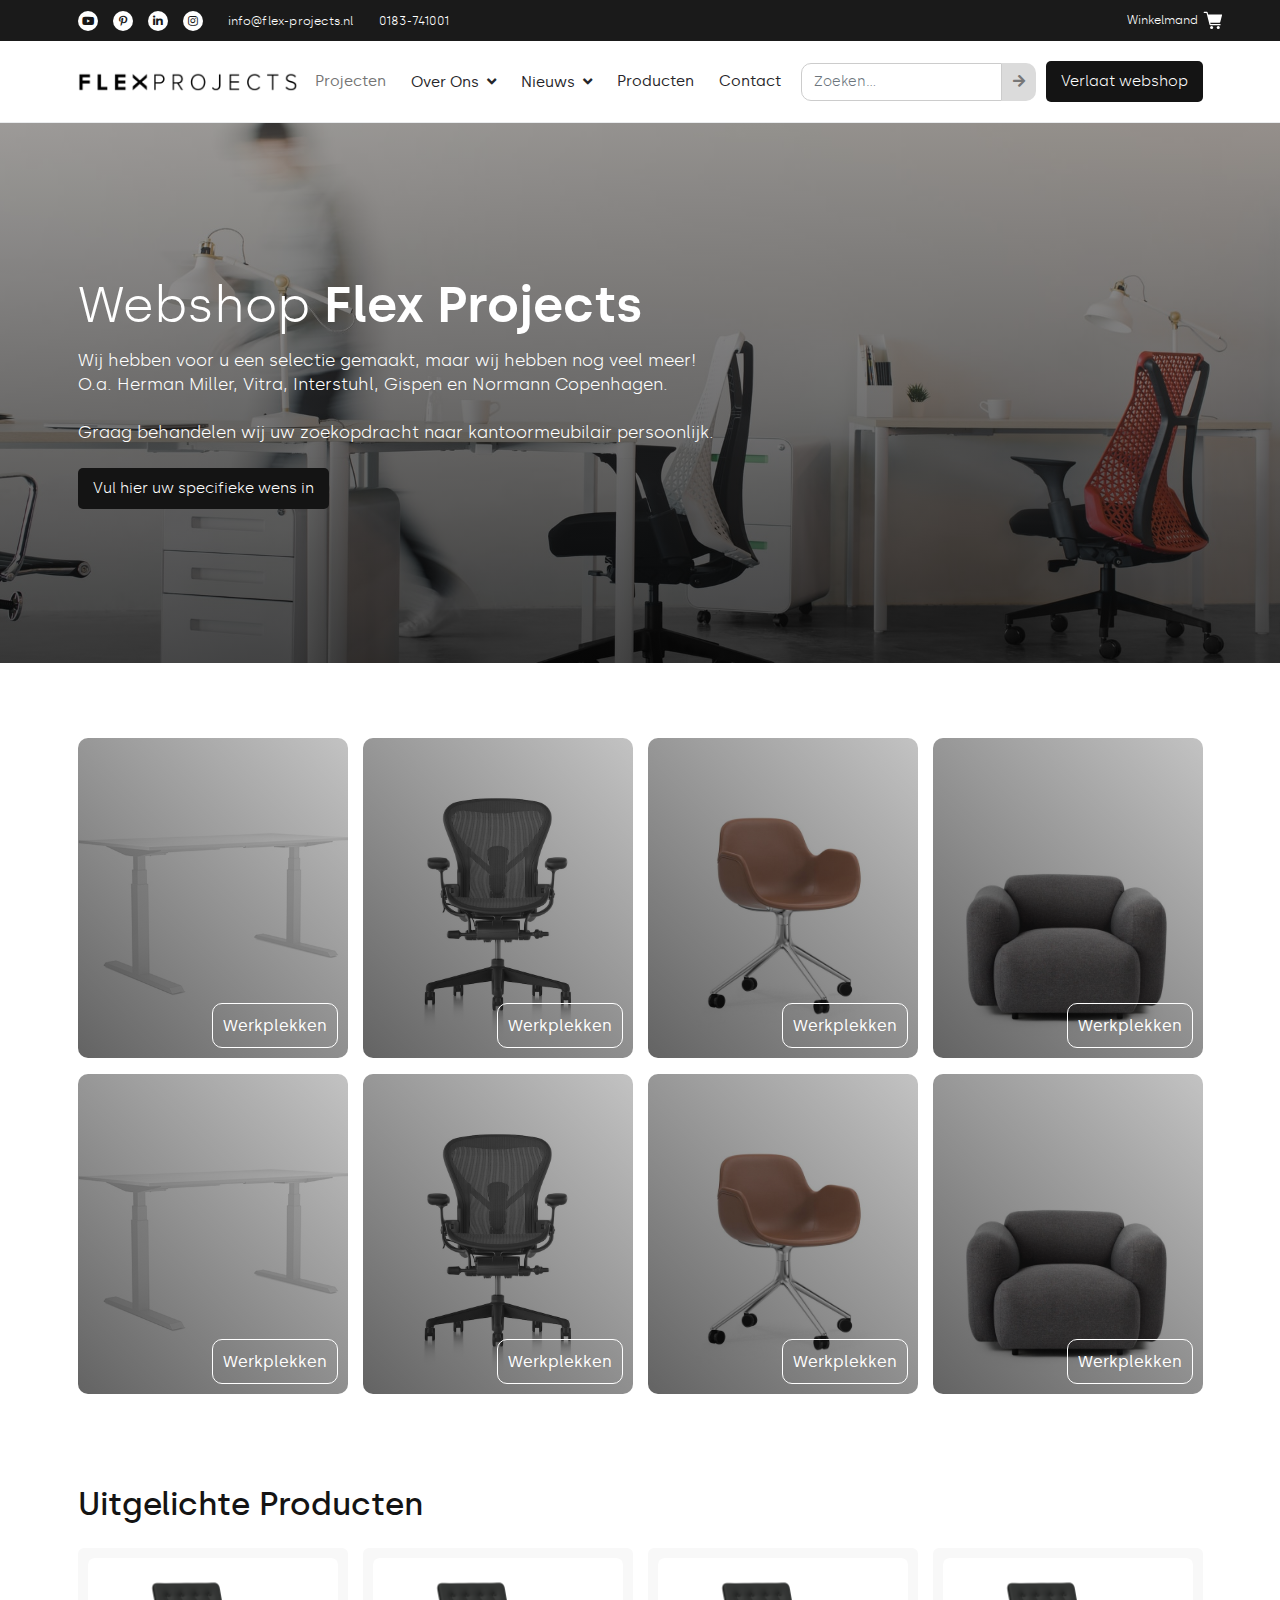
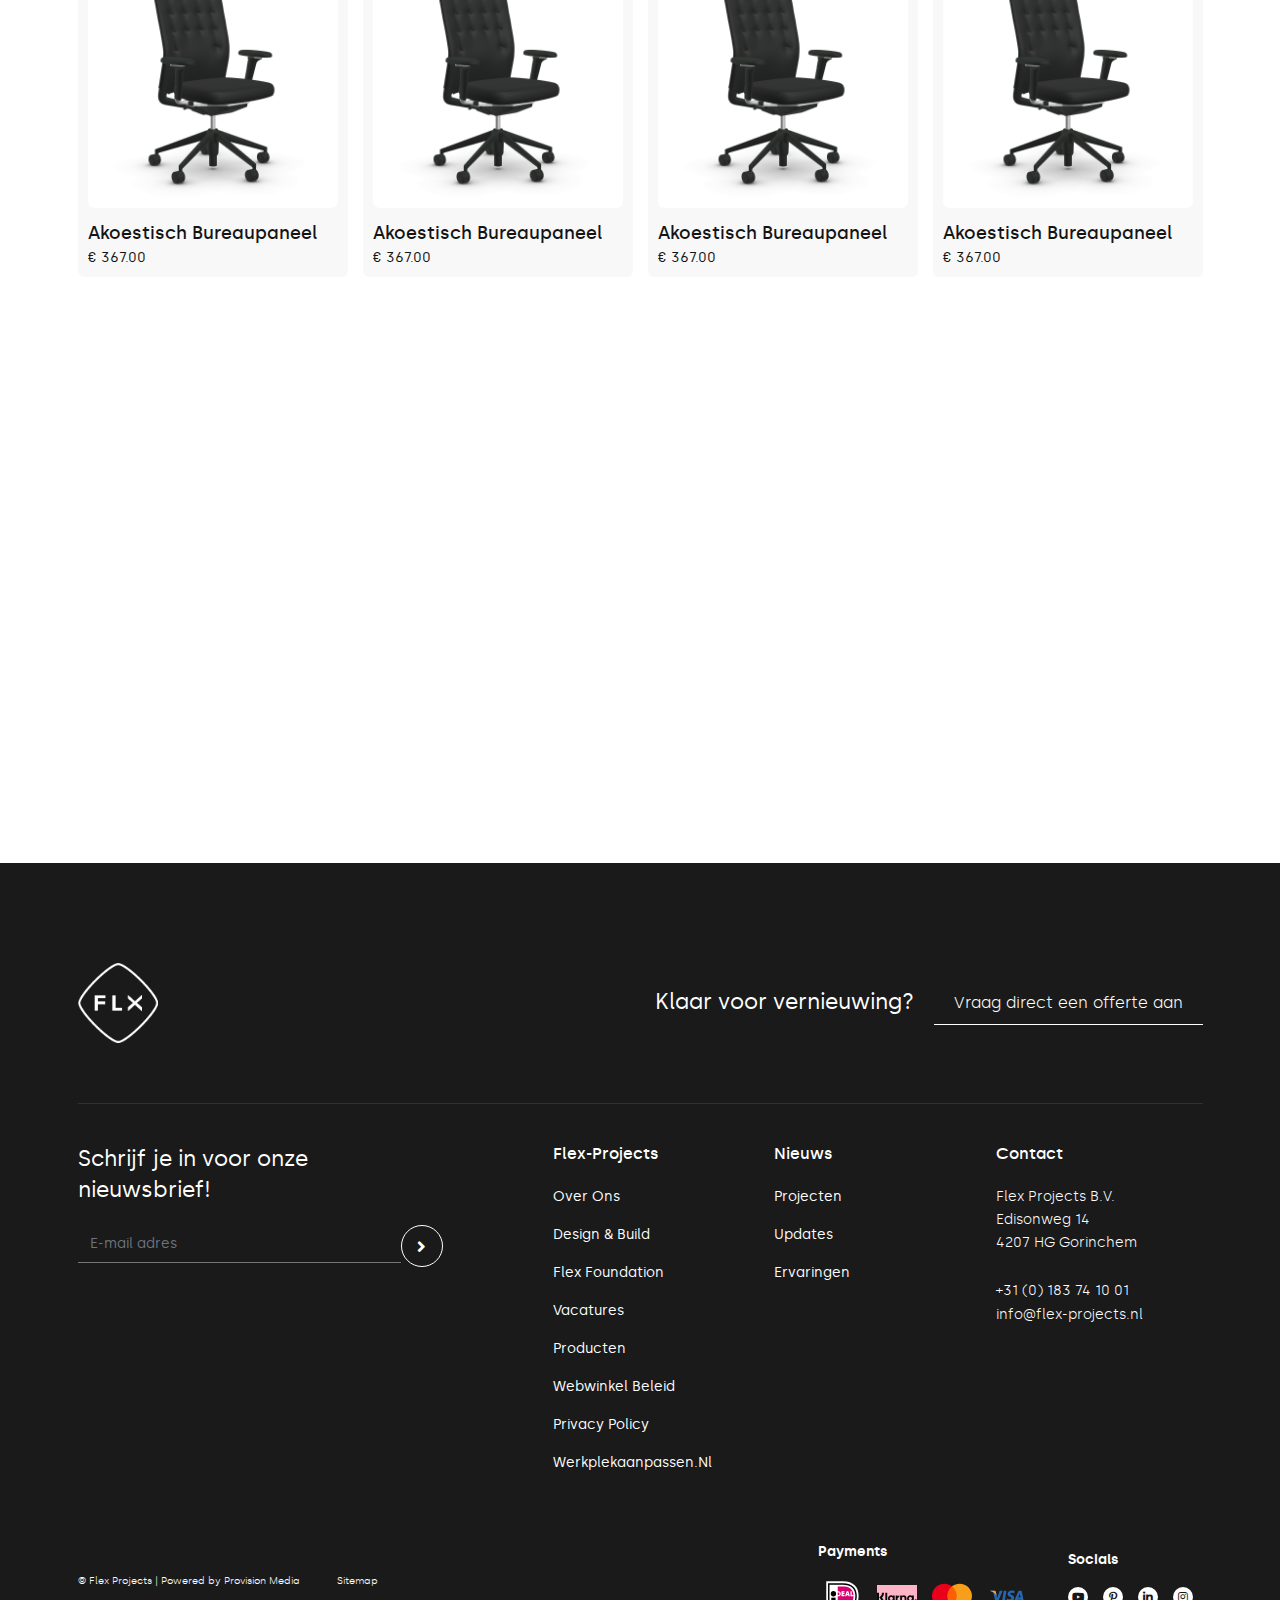
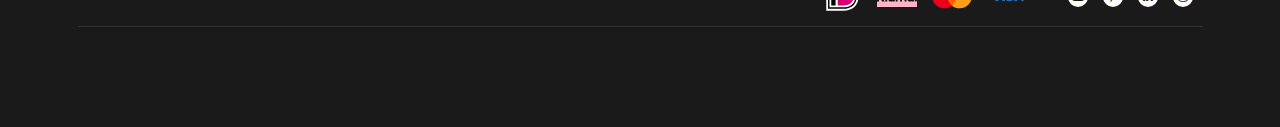
<file: index.html>
<!DOCTYPE html>
<html class="no-js" lang="en">
    <head>
        <meta charset="UTF-8" />
        <meta http-equiv="X-UA-Compatible" content="IE=edge" />
        <meta name="viewport" content="width=device-width, initial-scale=1" />
        <title>flex-projects  HTML5 Template</title>
        <meta name="description" content="flex-projects  HTML5 Template " />
        <meta name="keywords" content="business,corporate, creative, woocommerach, design, gallery, minimal, modern, landing page, cv, designer, freelancer, html, one page, personal, portfolio, programmer, responsive, nft, p2p, vcard, one page" />
        <meta name="author" content="Pexeer" />
        <!-- Place favicon.ico in the root directory -->
        <link rel="shortcut icon" href="favicon.png" type="image/x-icon">
        <!-- fonts file -->
        <link rel="stylesheet" href="assets/fonts/silka-font.css" />
        <!-- css file  -->
        <link rel="stylesheet" href="assets/css/plugins.css" />
        <link rel="stylesheet" href="assets/css/bootstrap.min.css" />
        <link rel="stylesheet" href="assets/css/style.css" />
        <link rel="stylesheet" href="assets/css/responsive.css" />
        <script src="assets/js/modernizr-3.11.2.min.js"></script>
    </head>
    <body>
        <!-- top bar are star there  -->
        <div class="topbar-area d-none d-lg-block">
            <div class="container">
                <div class="topbar-area-wrap">
                    <div class="topbar-left">
                        <a href="#" class="social-icon"><i class="fab fa-youtube"></i></a>
                        <a href="#" class="social-icon"><i class="fab fa-pinterest-p"></i></a>
                        <a href="#" class="social-icon"><i class="fab fa-linkedin-in"></i></a>
                        <a href="#" class="social-icon"><i class="fab fa-instagram"></i></a>
                        <a href="mailto:info@flex-projects.nl" class="link-top-bar">info@flex-projects.nl</a>
                        <a href="tel:0183741001" class="link-top-bar">0183-741001</a>
                    </div>
                    <div class="topbar-left">
                        <a href="#" class="cart-link">
                            <span>Winkelmand</span>
                            <img class="icon" src="assets/images/cart-icon.svg" alt="image" />
                        </a>
                    </div>
                </div>
            </div>
        </div>
        <!-- top bar are end there  -->
        <!-- header area start here  -->
        <header class="header-area" id="sticky">
            <nav class="navbar navbar-expand-lg navbar-light">
                <div class="container">
                    <a class="navbar-brand" href="index.html">
                      <img class="web-logo d-none d-lg-block" src="assets/images/logo.png" alt="logo" />
                      <img class="mobile-logo d-block d-lg-none" src="assets/images/mobile-logo.png" alt="mobile logo" />
                    </a>
                    <div class="cart-toggle-menu">
                        <a href="#" class="cart-link d-block d-lg-none">
                            <img class="icon" src="assets/images/cart-icon.svg" alt="image" />
                        </a>
                        <button class="navbar-toggler" type="button" data-bs-toggle="collapse" data-bs-target="#navbarSupportedContent" aria-controls="navbarSupportedContent" aria-expanded="false" aria-label="Toggle navigation">
                            <i class="fas fa-bars"></i>
                        </button>
                    </div>
                  <div class="collapse navbar-collapse" id="navbarSupportedContent">
                    <ul class="navbar-nav ms-auto mb-2 mb-lg-0">
                      <li class="nav-item"><a class="nav-link active" aria-current="page" href="product.html">Projecten</a></li>
                      <li class="nav-item dropdown">
                        <a class="nav-link dropdown-toggle" href="#" role="button" data-bs-toggle="dropdown">
                            Over ons
                        </a>
                        <div class="dropdown-menu">
                            <div class="navigation-list">
                                <div class="single-navigation">
                                    <ul>
                                        <li><a href="#"><img class="item-thumbnail" src="assets/images/menu-item-image-1.png" alt="item thumbnail" /> <span class="item-title">Bureaustoelen</span></a></li>
                                        <li><a href="#"><img class="item-thumbnail" src="assets/images/menu-item-image-2.png" alt="item thumbnail" /> <span class="item-title">Lounge stoelen</span></a></li>
                                        <li><a href="#"><img class="item-thumbnail" src="assets/images/menu-item-image-3.png" alt="item thumbnail" /> <span class="item-title">Vergaderstoelen</span></a></li>
                                    </ul>
                                </div>
                                <div class="single-navigation">
                                    <ul>
                                        <li><a href="#"><img class="item-thumbnail" src="assets/images/menu-item-image-4.png" alt="item thumbnail" /> <span class="item-title">Sofas</span></a></li>
                                        <li><a href="#"><img class="item-thumbnail" src="assets/images/menu-item-image-5.png" alt="item thumbnail" /> <span class="item-title">Barkrukken</span></a></li>
                                        <li><a href="#"><img class="item-thumbnail" src="assets/images/menu-item-image-6.png" alt="item thumbnail" /> <span class="item-title">Verlichting</span></a></li>
                                    </ul>
                                </div>
                                <div class="single-navigation">
                                    <ul>
                                        <li><a href="#"><img class="item-thumbnail" src="assets/images/menu-item-image-7.png" alt="item thumbnail" /> <span class="item-title">Akoestiek</span></a></li>
                                        <li><a href="#"><img class="item-thumbnail" src="assets/images/menu-item-image-8.png" alt="item thumbnail" /> <span class="item-title">Poefs</span></a></li>
                                        <li><a href="#"><img class="item-thumbnail" src="assets/images/menu-item-image-9.png" alt="item thumbnail" /> <span class="item-title">Accessoires</span></a></li>
                                    </ul>
                                </div>
                                <div class="single-navigation">
                                    <ul>
                                        <li><a href="#"><img class="item-thumbnail" src="assets/images/menu-item-image-10.png" alt="item thumbnail" /> <span class="item-title">Opbergen</span></a></li>
                                        <li><a href="#"><img class="item-thumbnail" src="assets/images/menu-item-image-11.png" alt="item thumbnail" /> <span class="item-title">Werkplekken</span></a></li>
                                        <li><a href="#"><img class="item-thumbnail" src="assets/images/menu-item-image-12.png" alt="item thumbnail" /> <span class="item-title">Vergadertafels</span></a></li>
                                    </ul>
                                </div>
                            </div>
                            <div class="navigation-bottom-bar">
                                <a class="navigation-bottom-link" href="#"><span>Vraag hier uw unieke kortingscode aan!</span></a>
                                <a href="#" class="button-black-white">Korting aanvragen</a>
                            </div>
                        </div>
                      </li>
                      <li class="nav-item dropdown">
                        <a class="nav-link dropdown-toggle" href="#" role="button" data-bs-toggle="dropdown">
                            Nieuws
                        </a>
                        <div class="dropdown-menu">
                            <div class="navigation-list two-col">
                                <div class="single-navigation">
                                    <ul>
                                        <li><a href="#"><img class="item-thumbnail" src="assets/images/menu-item-image-4.png" alt="item thumbnail" /> <span class="item-title">Sofas</span></a></li>
                                        <li><a href="#"><img class="item-thumbnail" src="assets/images/menu-item-image-5.png" alt="item thumbnail" /> <span class="item-title">Barkrukken</span></a></li>
                                        <li><a href="#"><img class="item-thumbnail" src="assets/images/menu-item-image-6.png" alt="item thumbnail" /> <span class="item-title">Verlichting</span></a></li>
                                    </ul>
                                </div>
                                <div class="single-navigation">
                                    <ul>
                                        <li><a href="#"><img class="item-thumbnail" src="assets/images/menu-item-image-4.png" alt="item thumbnail" /> <span class="item-title">Sofas</span></a></li>
                                        <li><a href="#"><img class="item-thumbnail" src="assets/images/menu-item-image-5.png" alt="item thumbnail" /> <span class="item-title">Barkrukken</span></a></li>
                                        <li><a href="#"><img class="item-thumbnail" src="assets/images/menu-item-image-6.png" alt="item thumbnail" /> <span class="item-title">Verlichting</span></a></li>
                                    </ul>
                                </div>
                            </div>
                            <div class="navigation-bottom-bar">
                                <a class="navigation-bottom-link" href="#"><span>Op zoek naar een nieuwe carrière? Bekijk onze vacatures</span></a>
                                <a href="#" class="button-black-white">Korting aanvragen</a>
                            </div>
                        </div>
                      </li>
                      <li class="nav-item"><a class="nav-link" href="#">Producten</a></li>
                      <li class="nav-item"><a class="nav-link" href="#">Contact</a></li>
                    </ul>
                    <div class="search-form">
                        <form action="#">
                            <div class="form-wrap d-flex">
                                <input class="form-control" type="search" placeholder="Zoeken..." />
                                <button class="search-btn" type="submit"><i class="fas fa-arrow-right"></i></button>
                            </div>
                        </form>
                    </div>
                    <a href="#" class="button-white-black header-btn">Verlaat webshop</a>
                  </div>
                </div>
            </nav>
        </header>
        <!-- header area end here  -->
        <!-- hero banner area start here  -->
        <div class="hero-banner-area">
            <div class="container">
                <div class="row">
                    <div class="col-xl-7 col-lg-10">
                        <h1 class="banner-title">Webshop <span>Flex Projects</span></h1>
                        <p>Wij hebben voor u een selectie gemaakt, maar wij hebben nog veel meer! O.a. Herman Miller, Vitra, Interstuhl, Gispen en Normann Copenhagen.</p>
                        <p>Graag behandelen wij uw zoekopdracht naar kantoormeubilair persoonlijk.</p>
                        <a href="#" class="button-white-black">Vul hier uw specifieke wens in</a>
                    </div>
                </div>
            </div>
        </div>
        <!-- hero banner area end here  -->
        <!-- product-category area start here  -->
        <div class="product-category-area section">
            <div class="container">
                <div class="row">
                    <div class="col-xl-3 col-lg-4 col-md-6 col-sm-6">
                        <a href="product.html" class="single-category">
                            <img src="assets/images/catagory-thumbnail-1.jpeg" alt="catagory-thumbnail" class="catagory-thumbnail" />
                            <span class="catagory-text">Werkplekken</span>
                        </a>
                    </div>
                    <div class="col-xl-3 col-lg-4 col-md-6 col-sm-6">
                        <a href="product.html" class="single-category">
                            <img src="assets/images/catagory-thumbnail-2.jpeg" alt="catagory-thumbnail" class="catagory-thumbnail" />
                            <span class="catagory-text">Werkplekken</span>
                        </a>
                    </div>
                    <div class="col-xl-3 col-lg-4 col-md-6 col-sm-6">
                        <a href="product.html" class="single-category">
                            <img src="assets/images/catagory-thumbnail-3.png" alt="catagory-thumbnail" class="catagory-thumbnail" />
                            <span class="catagory-text">Werkplekken</span>
                        </a>
                    </div>
                    <div class="col-xl-3 col-lg-4 col-md-6 col-sm-6">
                        <a href="product.html" class="single-category">
                            <img src="assets/images/catagory-thumbnail-4.png" alt="catagory-thumbnail" class="catagory-thumbnail" />
                            <span class="catagory-text">Werkplekken</span>
                        </a>
                    </div>
                    <div class="col-xl-3 col-lg-4 col-md-6 col-sm-6">
                        <a href="product.html" class="single-category">
                            <img src="assets/images/catagory-thumbnail-1.jpeg" alt="catagory-thumbnail" class="catagory-thumbnail" />
                            <span class="catagory-text">Werkplekken</span>
                        </a>
                    </div>
                    <div class="col-xl-3 col-lg-4 col-md-6 col-sm-6">
                        <a href="product.html" class="single-category">
                            <img src="assets/images/catagory-thumbnail-2.jpeg" alt="catagory-thumbnail" class="catagory-thumbnail" />
                            <span class="catagory-text">Werkplekken</span>
                        </a>
                    </div>
                    <div class="col-xl-3 col-lg-4 col-md-6 col-sm-6">
                        <a href="product.html" class="single-category">
                            <img src="assets/images/catagory-thumbnail-3.png" alt="catagory-thumbnail" class="catagory-thumbnail" />
                            <span class="catagory-text">Werkplekken</span>
                        </a>
                    </div>
                    <div class="col-xl-3 col-lg-4 col-md-6 col-sm-6">
                        <a href="product.html" class="single-category">
                            <img src="assets/images/catagory-thumbnail-4.png" alt="catagory-thumbnail" class="catagory-thumbnail" />
                            <span class="catagory-text">Werkplekken</span>
                        </a>
                    </div>
                </div>
            </div>
        </div>
        <!-- product-category area end here  -->
        <!-- uitgelichte producten area start here  -->
        <div class="uitgelichte-producten section-bottom">
            <div class="container">
                <h2 class="section-title">Uitgelichte producten</h2>
                <div class="row">
                    <div class="col-xl-3 col-lg-4 col-md-6 col-sm-6">
                        <div class="single-product-grid">
                            <div class="product-thumbnail">
                                <a href="single-product.html"><img src="assets/images/product-1.png" alt="product" /></a>
                            </div>
                            <div class="product-info">
                                <h3 class="product-title"><a href="single-product.html">Akoestisch Bureaupaneel</a></h3>
                                <h5 class="sub-title"><span>€</span>  367.00</h5>
                            </div>
                        </div>
                    </div>
                    <div class="col-xl-3 col-lg-4 col-md-6 col-sm-6">
                        <div class="single-product-grid">
                            <div class="product-thumbnail">
                                <a href="single-product.html"><img src="assets/images/product-1.png" alt="product" /></a>
                            </div>
                            <div class="product-info">
                                <h3 class="product-title"><a href="single-product.html">Akoestisch Bureaupaneel</a></h3>
                                <h5 class="sub-title"><span>€</span>  367.00</h5>
                            </div>
                        </div>
                    </div>
                    <div class="col-xl-3 col-lg-4 col-md-6 col-sm-6">
                        <div class="single-product-grid">
                            <div class="product-thumbnail">
                                <a href="single-product.html"><img src="assets/images/product-1.png" alt="product" /></a>
                            </div>
                            <div class="product-info">
                                <h3 class="product-title"><a href="single-product.html">Akoestisch Bureaupaneel</a></h3>
                                <h5 class="sub-title"><span>€</span>  367.00</h5>
                            </div>
                        </div>
                    </div>
                    <div class="col-xl-3 col-lg-4 col-md-6 col-sm-6">
                        <div class="single-product-grid">
                            <div class="product-thumbnail">
                                <a href="single-product.html"><img src="assets/images/product-1.png" alt="product" /></a>
                            </div>
                            <div class="product-info">
                                <h3 class="product-title"><a href="single-product.html">Akoestisch Bureaupaneel</a></h3>
                                <h5 class="sub-title"><span>€</span>  367.00</h5>
                            </div>
                        </div>
                    </div>
                </div>
            </div>
        </div>
        <!-- uitgelichte producten area end here  -->
        <!-- cta area start here  -->
        <div class="cta-area">
            <div class="container">
                <div class="row">
                    <div class="col-xl-8">
                        <h3 class="cta-sub-title">Get in touch</h3>
                        <h2 class="cta-title">Bent u geïnteresseerd in wat  wij voor u kunnen betekenen?</h2>
                        <div class="button-list">
                            <a href="#" class="button-black-white">Neem contact op</a>
                            <a href="#" class="button-black-white">Offerte aanvragen</a>
                            <a href="#" class="button-black-white">Recente projecten</a>
                        </div>
                    </div>
                </div>
            </div>
        </div>
        <!-- cta area end here  -->
        <!-- footer area start here  -->
        <footer class="footer-area">
            <div class="container">
                <div class="footer-top">
                    <div class="row align-items-center">
                        <div class="col-md-3">
                            <div class="footer-top-left">
                                <a class="footer-logo" href="index.html"><img src="assets/images/footer-logo.png" alt="footer logo" /></a>
                            </div>
                        </div>
                        <div class="col-md-9">
                            <div class="footer-top-right">
                                <div class="footer-title-button">Klaar voor vernieuwing?</div>
                                <a href="#" class="button">Vraag direct een offerte aan</a>
                            </div>
                        </div>
                    </div>
                </div>
                <div class="widget-area">
                    <div class="row">
                        <div class="col-12-4 col-lg-4">
                            <div class="single-widget newsletter-widget">
                                <h3 class="newsletter-title">Schrijf je in voor onze <br />nieuwsbrief!</h3>
                                <div class="newsletter-form">
                                    <form action="#">
                                        <div class="form-wrap d-flex">
                                            <input type="email" class="form-control" id="email" placeholder="E-mail adres" />
                                            <button class="send-btn"><i class="fas fa-angle-right"></i></button>
                                        </div>
                                    </form>
                                </div>
                            </div>
                        </div>
                        <div class="col-md-12 col-lg-7 offset-lg-1">
                            <div class="row">
                                <div class="col-md-4 col-sm-6">
                                    <div class="single-widget menu-widget">
                                        <h3 class="widget-title">Flex-Projects</h3>
                                        <ul>
                                            <li><a href="#">Over ons</a></li>
                                            <li><a href="#">Design & Build</a></li>
                                            <li><a href="#">Flex Foundation</a></li>
                                            <li><a href="#">Vacatures</a></li>
                                            <li><a href="#">Producten</a></li>
                                            <li><a href="#">Webwinkel beleid</a></li>
                                            <li><a href="#">Privacy Policy</a></li>
                                            <li><a href="#">Werkplekaanpassen.nl</a></li>
                                        </ul>
                                    </div>
                                </div>
                                <div class="col-md-4 col-sm-6">
                                    <div class="single-widget menu-widget">
                                        <h3 class="widget-title">Nieuws</h3>
                                        <ul>
                                            <li><a href="#">Projecten</a></li>
                                            <li><a href="#">Updates</a></li>
                                            <li><a href="#">Ervaringen</a></li>
                                        </ul>
                                    </div>
                                </div>
                                <div class="col-md-4 col-sm-6">
                                    <div class="single-widget contact-widget">
                                        <h3 class="widget-title">Contact</h3>
                                        <p>Flex Projects B.V. <br />  Edisonweg 14 <br /> 4207 HG Gorinchem</p>
                                        <a href="tel:0183741001" class="link-2">+31 (0) 183 74 10 01<br></a>
                                        <a href="mailto:info@flex-projects.nl" class="link-2">info@flex-projects.nl</a>
                                    </div>
                                </div>
                            </div>
                        </div>
                    </div>
                </div>
                <div class="footer-bottom">
                    <div class="row align-items-center">
                        <div class="col-lg-6">
                            <div class="footer-wrapper">
                                <a href="#" class="secondary-link">&copy; Flex Projects | Powered by Provision Media</a>
                                <a href="#" target="_blank" class="secondary-link">Sitemap</a>
                            </div>
                        </div>
                        <div class="col-lg-6">
                            <div class="footer-bottom-right">
                                <div class="single-box payment-box">
                                    <h4 class="title">Payments</h4>
                                    <div class="payment-icons">
                                        <img class="payment-image" src="assets/images/ideal.svg" alt="ideal" />
                                        <img class="payment-image" src="assets/images/klarna.svg" alt="klarna" />
                                        <img class="payment-image" src="assets/images/mastercard.svg" alt="mastercard" />
                                        <img class="payment-image" src="assets/images/visa.svg" alt="visa" />
                                    </div>
                                </div>
                                <div class="single-box">
                                    <h4 class="title">Socials</h4>
                                    <div class="footer-social-meida">
                                        <a href="#" class="social-icon"><i class="fab fa-youtube"></i></a>
                                        <a href="#" class="social-icon"><i class="fab fa-pinterest-p"></i></a>
                                        <a href="#" class="social-icon"><i class="fab fa-linkedin-in"></i></a>
                                        <a href="#" class="social-icon"><i class="fab fa-instagram"></i></a>
                                    </div>
                                </div>
                            </div>
                        </div>
                    </div>
                </div>
            </div>
        </footer>
        <!-- footer area end here  -->
        <!-- Js file  -->
        <script src="assets/js/jquery-3.6.0.min.js"></script>
        <script src="assets/js/bootstrap.bundle.min.js"></script>
        <script src="assets/js/plugins.js"></script>
        <script src="assets/js/main.js"></script>
    </body>
</html>
</file>
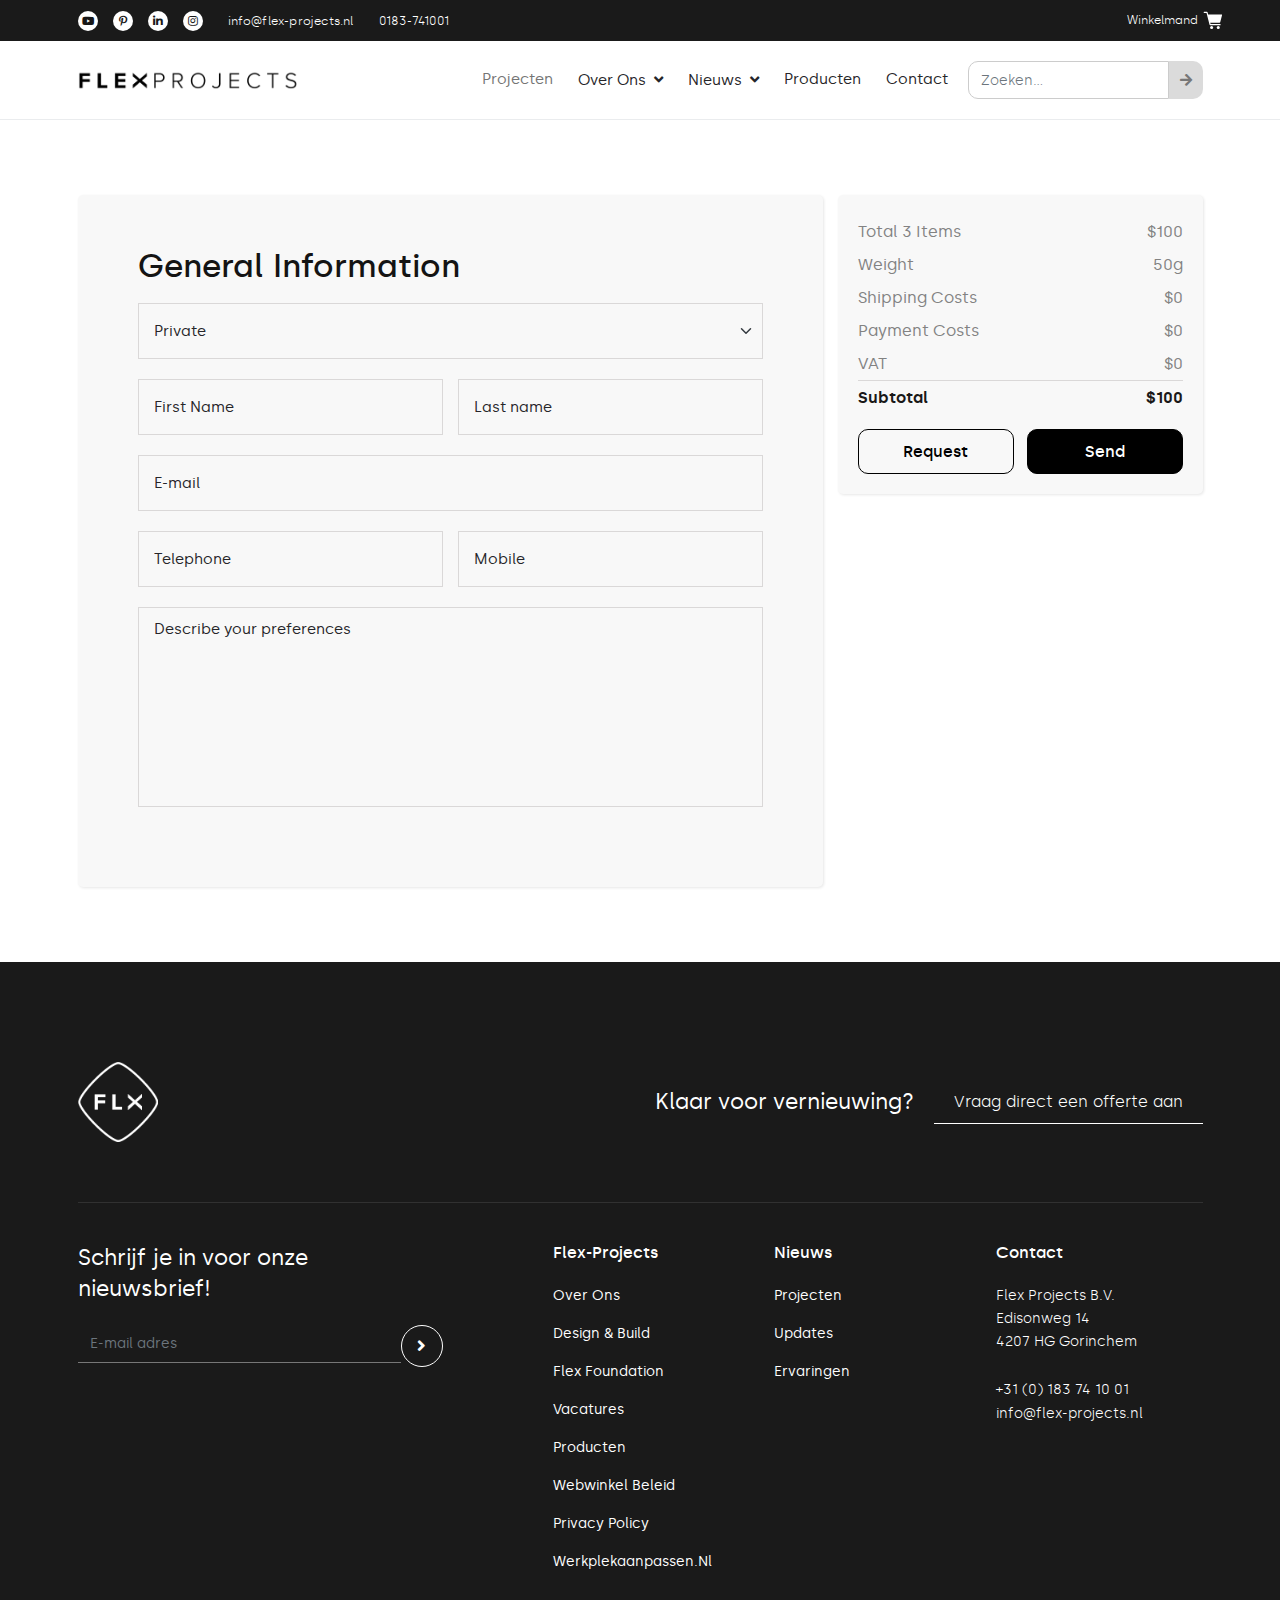
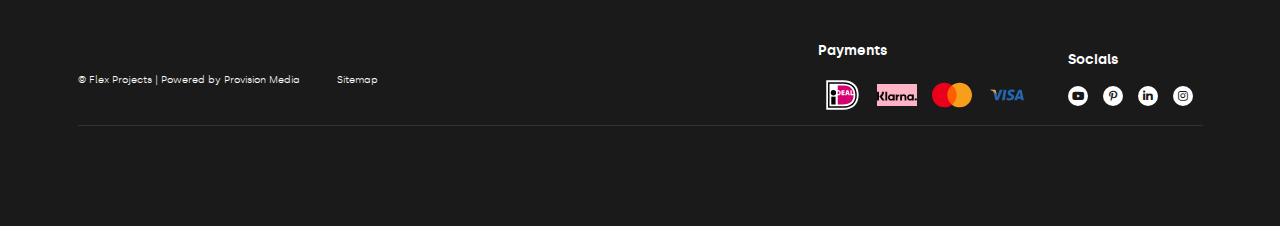
<file: offerte-artikelen.html>
<!DOCTYPE html>
<html class="no-js" lang="en">
    <head>
        <meta charset="UTF-8" />
        <meta http-equiv="X-UA-Compatible" content="IE=edge" />
        <meta name="viewport" content="width=device-width, initial-scale=1" />
        <title>flex-projects  HTML5 Template</title>
        <meta name="description" content="flex-projects  HTML5 Template " />
        <meta name="keywords" content="business,corporate, creative, woocommerach, design, gallery, minimal, modern, landing page, cv, designer, freelancer, html, one page, personal, portfolio, programmer, responsive, nft, p2p, vcard, one page" />
        <meta name="author" content="Pexeer" />
        <!-- Place favicon.ico in the root directory -->
        <link rel="shortcut icon" href="favicon.png" type="image/x-icon">
        <!-- fonts file -->
        <link rel="stylesheet" href="assets/fonts/silka-font.css" />
        <!-- css file  -->
        <link rel="stylesheet" href="assets/css/plugins.css" />
        <link rel="stylesheet" href="assets/css/bootstrap.min.css" />
        <link rel="stylesheet" href="assets/css/style.css" />
        <link rel="stylesheet" href="assets/css/responsive.css" />
        <script src="assets/js/modernizr-3.11.2.min.js"></script>
    </head>
    <body>
        <!-- top bar are star there  -->
        <div class="topbar-area d-none d-lg-block">
            <div class="container">
                <div class="topbar-area-wrap">
                    <div class="topbar-left">
                        <a href="#" class="social-icon"><i class="fab fa-youtube"></i></a>
                        <a href="#" class="social-icon"><i class="fab fa-pinterest-p"></i></a>
                        <a href="#" class="social-icon"><i class="fab fa-linkedin-in"></i></a>
                        <a href="#" class="social-icon"><i class="fab fa-instagram"></i></a>
                        <a href="mailto:info@flex-projects.nl" class="link-top-bar">info@flex-projects.nl</a>
                        <a href="tel:0183741001" class="link-top-bar">0183-741001</a>
                    </div>
                    <div class="topbar-left">
                        <a href="#" class="cart-link">
                            <span>Winkelmand</span>
                            <img class="icon" src="assets/images/cart-icon.svg" alt="image" />
                        </a>
                    </div>
                </div>
            </div>
        </div>
        <!-- top bar are end there  -->
        <!-- header area start here  -->
        <header class="header-area" id="sticky">
            <nav class="navbar navbar-expand-lg navbar-light">
                <div class="container">
                    <a class="navbar-brand" href="index.html">
                      <img class="web-logo d-none d-lg-block" src="assets/images/logo.png" alt="logo" />
                      <img class="mobile-logo d-block d-lg-none" src="assets/images/mobile-logo.png" alt="mobile logo" />
                    </a>
                    <div class="cart-toggle-menu">
                        <a href="#" class="cart-link d-block d-lg-none">
                            <img class="icon" src="assets/images/cart-icon.svg" alt="image" />
                        </a>
                        <button class="navbar-toggler" type="button" data-bs-toggle="collapse" data-bs-target="#navbarSupportedContent" aria-controls="navbarSupportedContent" aria-expanded="false" aria-label="Toggle navigation">
                            <i class="fas fa-bars"></i>
                        </button>
                    </div>
                  <div class="collapse navbar-collapse" id="navbarSupportedContent">
                    <ul class="navbar-nav ms-auto mb-2 mb-lg-0">
                      <li class="nav-item"><a class="nav-link active" aria-current="page" href="product.html">Projecten</a></li>
                      <li class="nav-item dropdown">
                        <a class="nav-link dropdown-toggle" href="#" role="button" data-bs-toggle="dropdown">
                            Over ons
                        </a>
                        <div class="dropdown-menu">
                            <div class="navigation-list">
                                <div class="single-navigation">
                                    <a href="#" class="navigation-link">
                                        <div class="nav-image-wrapper">
                                            <img src="assets/images/nav-link-image.jpg" alt="product" />
                                        </div>
                                        <div class="nav-content-wrap">
                                            <h3 class="nav-title">Over Flex Projects</h3>
                                            <p class="nav-link-details">Mooie projecten maak je samen! </p>
                                        </div>
                                    </a>
                                </div>
                                <div class="single-navigation">
                                    <a href="#" class="navigation-link">
                                        <div class="nav-image-wrapper">
                                            <img src="assets/images/nav-link-image.jpg" alt="product" />
                                        </div>
                                        <div class="nav-content-wrap">
                                            <h3 class="nav-title">Over Flex Projects</h3>
                                            <p class="nav-link-details">Mooie projecten maak je samen! </p>
                                        </div>
                                    </a>
                                </div>
                                <div class="single-navigation">
                                    <a href="#" class="navigation-link">
                                        <div class="nav-image-wrapper">
                                            <img src="assets/images/nav-link-image.jpg" alt="product" />
                                        </div>
                                        <div class="nav-content-wrap">
                                            <h3 class="nav-title">Over Flex Projects</h3>
                                            <p class="nav-link-details">Mooie projecten maak je samen! </p>
                                        </div>
                                    </a>
                                </div>
                                <div class="single-navigation">
                                    <a href="#" class="navigation-link">
                                        <div class="nav-image-wrapper">
                                            <img src="assets/images/nav-link-image.jpg" alt="product" />
                                        </div>
                                        <div class="nav-content-wrap">
                                            <h3 class="nav-title">Over Flex Projects</h3>
                                            <p class="nav-link-details">Mooie projecten maak je samen! </p>
                                        </div>
                                    </a>
                                </div>
                            </div>
                            <div class="navigation-bottom-bar">
                                <a class="navigation-bottom-link" href="#"><span>Lees onze laatste nieuws updates</span></a>
                            </div>
                        </div>
                      </li>
                      <li class="nav-item dropdown">
                        <a class="nav-link dropdown-toggle" href="#" role="button" data-bs-toggle="dropdown">
                            Nieuws
                        </a>
                        <div class="dropdown-menu">
                            <div class="navigation-list two-col">
                                <div class="single-navigation">
                                    <a href="#" class="navigation-link">
                                        <div class="nav-image-wrapper">
                                            <img src="assets/images/nav-link-image.jpg" alt="product" />
                                        </div>
                                        <div class="nav-content-wrap">
                                            <h3 class="nav-title">Over Flex Projects</h3>
                                            <p class="nav-link-details">Mooie projecten maak je samen! </p>
                                        </div>
                                    </a>
                                </div>
                                <div class="single-navigation">
                                    <a href="#" class="navigation-link">
                                        <div class="nav-image-wrapper">
                                            <img src="assets/images/nav-link-image.jpg" alt="product" />
                                        </div>
                                        <div class="nav-content-wrap">
                                            <h3 class="nav-title">Over Flex Projects</h3>
                                            <p class="nav-link-details">Mooie projecten maak je samen! </p>
                                        </div>
                                    </a>
                                </div>
                            </div>
                            <div class="navigation-bottom-bar">
                                <a class="navigation-bottom-link" href="#"><span>Op zoek naar een nieuwe carrière? Bekijk onze vacatures</span></a>
                            </div>
                        </div>
                      </li>
                      <li class="nav-item"><a class="nav-link" href="#">Producten</a></li>
                      <li class="nav-item"><a class="nav-link" href="#">Contact</a></li>
                    </ul>
                    <div class="search-form">
                        <form action="#">
                            <div class="form-wrap d-flex">
                                <input class="form-control" type="search" placeholder="Zoeken..." />
                                <button class="search-btn" type="submit"><i class="fas fa-arrow-right"></i></button>
                            </div>
                        </form>
                    </div>
                  </div>
                </div>
            </nav>
        </header>
        <!-- header area end here  -->
        <div class="offerte-gegevens-area section">
            <div class="container">
                <div class="row">
                    <div class="col-lg-8">
                        <div class="primary-form">
                            <div class="form-title">General information</div>
                            <form action="#">
                                <div class="row">
                                    <div class="col-lg-12">
                                        <div class="form-group">
                                            <select class="form-select form-control" >
                                                <option value="1">Private</option>
                                                <option value="2">For Business</option>
                                            </select>
                                        </div>
                                    </div>
                                    <div class="col-lg-6 col-md-6 col-sm-6">
                                        <div class="form-group">
                                            <input type="text" class="form-control" id="firstName" name="firstName" placeholder="First Name" />
                                        </div>
                                    </div>
                                    <div class="col-lg-6 col-md-6 col-sm-6">
                                        <div class="form-group">
                                            <input type="text" class="form-control" id="lastName" name="lastName" placeholder="Last name" />
                                        </div>
                                    </div>
                                    <div class="col-lg-12">
                                        <div class="form-group">
                                            <input type="email" class="form-control" id="email" name="email" placeholder="E-mail" required />
                                        </div>
                                    </div>
                                    <div class="col-lg-6 col-md-6 col-sm-6">
                                        <div class="form-group">
                                            <input type="tel" class="form-control" id="Telephone" name="Telephone" placeholder="Telephone" />
                                        </div>
                                    </div>
                                    <div class="col-lg-6 col-md-6 col-sm-6">
                                        <div class="form-group">
                                            <input type="tel" class="form-control" id="Mobile" name="Mobile" placeholder="Mobile" />
                                        </div>
                                    </div>
                                    <div class="col-lg-12">
                                        <div class="form-group">
                                            <textarea class="form-control describe-box" id="Describe" name="Describe" rows="3" placeholder="Describe your preferences"></textarea>
                                        </div>
                                    </div>
                                </div>
                            </form>
                        </div>
                    </div>
                    <div class="col-lg-4">
                        <div class="offerte-right">
                            <ul class="totalen-items">
                                <li>
                                    <span>Total 3 items	</span>
                                    <span>$100</span>
                                </li>
                                <li>
                                    <span>weight</span>
                                    <span>50g</span>
                                </li>
                                <li>
                                    <span>Shipping costs</span>
                                    <span>$0</span>
                                </li>
                                <li>
                                    <span>Payment costs</span>
                                    <span>$0</span>
                                </li>
                                <li>
                                    <span>VAT</span>
                                    <span>$0</span>
                                </li>
                                <li>
                                    <strong>Subtotal</strong>
                                    <strong>$100</strong>
                                </li>
                            </ul>
                            <div class="buttons">
                                <button class="outlne-btn">request</button>
                                <button class="outlne-btn bg-solid">Send</button>
                            </div>
                        </div>
                    </div>
                </div>
            </div>
        </div>
        <!-- footer area start here  -->
        <footer class="footer-area">
            <div class="container">
                <div class="footer-top">
                    <div class="row align-items-center">
                        <div class="col-md-3">
                            <div class="footer-top-left">
                                <a class="footer-logo" href="index.html"><img src="assets/images/footer-logo.png" alt="footer logo" /></a>
                            </div>
                        </div>
                        <div class="col-md-9">
                            <div class="footer-top-right">
                                <div class="footer-title-button">Klaar voor vernieuwing?</div>
                                <a href="#" class="button">Vraag direct een offerte aan</a>
                            </div>
                        </div>
                    </div>
                </div>
                <div class="widget-area">
                    <div class="row">
                        <div class="col-12-4 col-lg-4">
                            <div class="single-widget newsletter-widget">
                                <h3 class="newsletter-title">Schrijf je in voor onze <br />nieuwsbrief!</h3>
                                <div class="newsletter-form">
                                    <form action="#">
                                        <div class="form-wrap d-flex">
                                            <input type="email" class="form-control" id="email" placeholder="E-mail adres" />
                                            <button class="send-btn"><i class="fas fa-angle-right"></i></button>
                                        </div>
                                    </form>
                                </div>
                            </div>
                        </div>
                        <div class="col-md-12 col-lg-7 offset-lg-1">
                            <div class="row">
                                <div class="col-md-4 col-sm-6">
                                    <div class="single-widget menu-widget">
                                        <h3 class="widget-title">Flex-Projects</h3>
                                        <ul>
                                            <li><a href="#">Over ons</a></li>
                                            <li><a href="#">Design & Build</a></li>
                                            <li><a href="#">Flex Foundation</a></li>
                                            <li><a href="#">Vacatures</a></li>
                                            <li><a href="#">Producten</a></li>
                                            <li><a href="#">Webwinkel beleid</a></li>
                                            <li><a href="#">Privacy Policy</a></li>
                                            <li><a href="#">Werkplekaanpassen.nl</a></li>
                                        </ul>
                                    </div>
                                </div>
                                <div class="col-md-4 col-sm-6">
                                    <div class="single-widget menu-widget">
                                        <h3 class="widget-title">Nieuws</h3>
                                        <ul>
                                            <li><a href="#">Projecten</a></li>
                                            <li><a href="#">Updates</a></li>
                                            <li><a href="#">Ervaringen</a></li>
                                        </ul>
                                    </div>
                                </div>
                                <div class="col-md-4 col-sm-6">
                                    <div class="single-widget contact-widget">
                                        <h3 class="widget-title">Contact</h3>
                                        <p>Flex Projects B.V. <br />  Edisonweg 14 <br /> 4207 HG Gorinchem</p>
                                        <a href="tel:0183741001" class="link-2">+31 (0) 183 74 10 01<br></a>
                                        <a href="mailto:info@flex-projects.nl" class="link-2">info@flex-projects.nl</a>
                                    </div>
                                </div>
                            </div>
                        </div>
                    </div>
                </div>
                <div class="footer-bottom">
                    <div class="row align-items-center">
                        <div class="col-lg-6">
                            <div class="footer-wrapper">
                                <a href="#" class="secondary-link">&copy; Flex Projects | Powered by Provision Media</a>
                                <a href="#" target="_blank" class="secondary-link">Sitemap</a>
                            </div>
                        </div>
                        <div class="col-lg-6">
                            <div class="footer-bottom-right">
                                <div class="single-box payment-box">
                                    <h4 class="title">Payments</h4>
                                    <div class="payment-icons">
                                        <img class="payment-image" src="assets/images/ideal.svg" alt="ideal" />
                                        <img class="payment-image" src="assets/images/klarna.svg" alt="klarna" />
                                        <img class="payment-image" src="assets/images/mastercard.svg" alt="mastercard" />
                                        <img class="payment-image" src="assets/images/visa.svg" alt="visa" />
                                    </div>
                                </div>
                                <div class="single-box">
                                    <h4 class="title">Socials</h4>
                                    <div class="footer-social-meida">
                                        <a href="#" class="social-icon"><i class="fab fa-youtube"></i></a>
                                        <a href="#" class="social-icon"><i class="fab fa-pinterest-p"></i></a>
                                        <a href="#" class="social-icon"><i class="fab fa-linkedin-in"></i></a>
                                        <a href="#" class="social-icon"><i class="fab fa-instagram"></i></a>
                                    </div>
                                </div>
                            </div>
                        </div>
                    </div>
                </div>
            </div>
        </footer>
        <!-- footer area end here  -->
        <!-- Js file  -->
        <script src="assets/js/jquery-3.6.0.min.js"></script>
        <script src="assets/js/bootstrap.bundle.min.js"></script>
        <script src="assets/js/plugins.js"></script>
        <script src="assets/js/main.js"></script>
    </body>
</html>
</file>
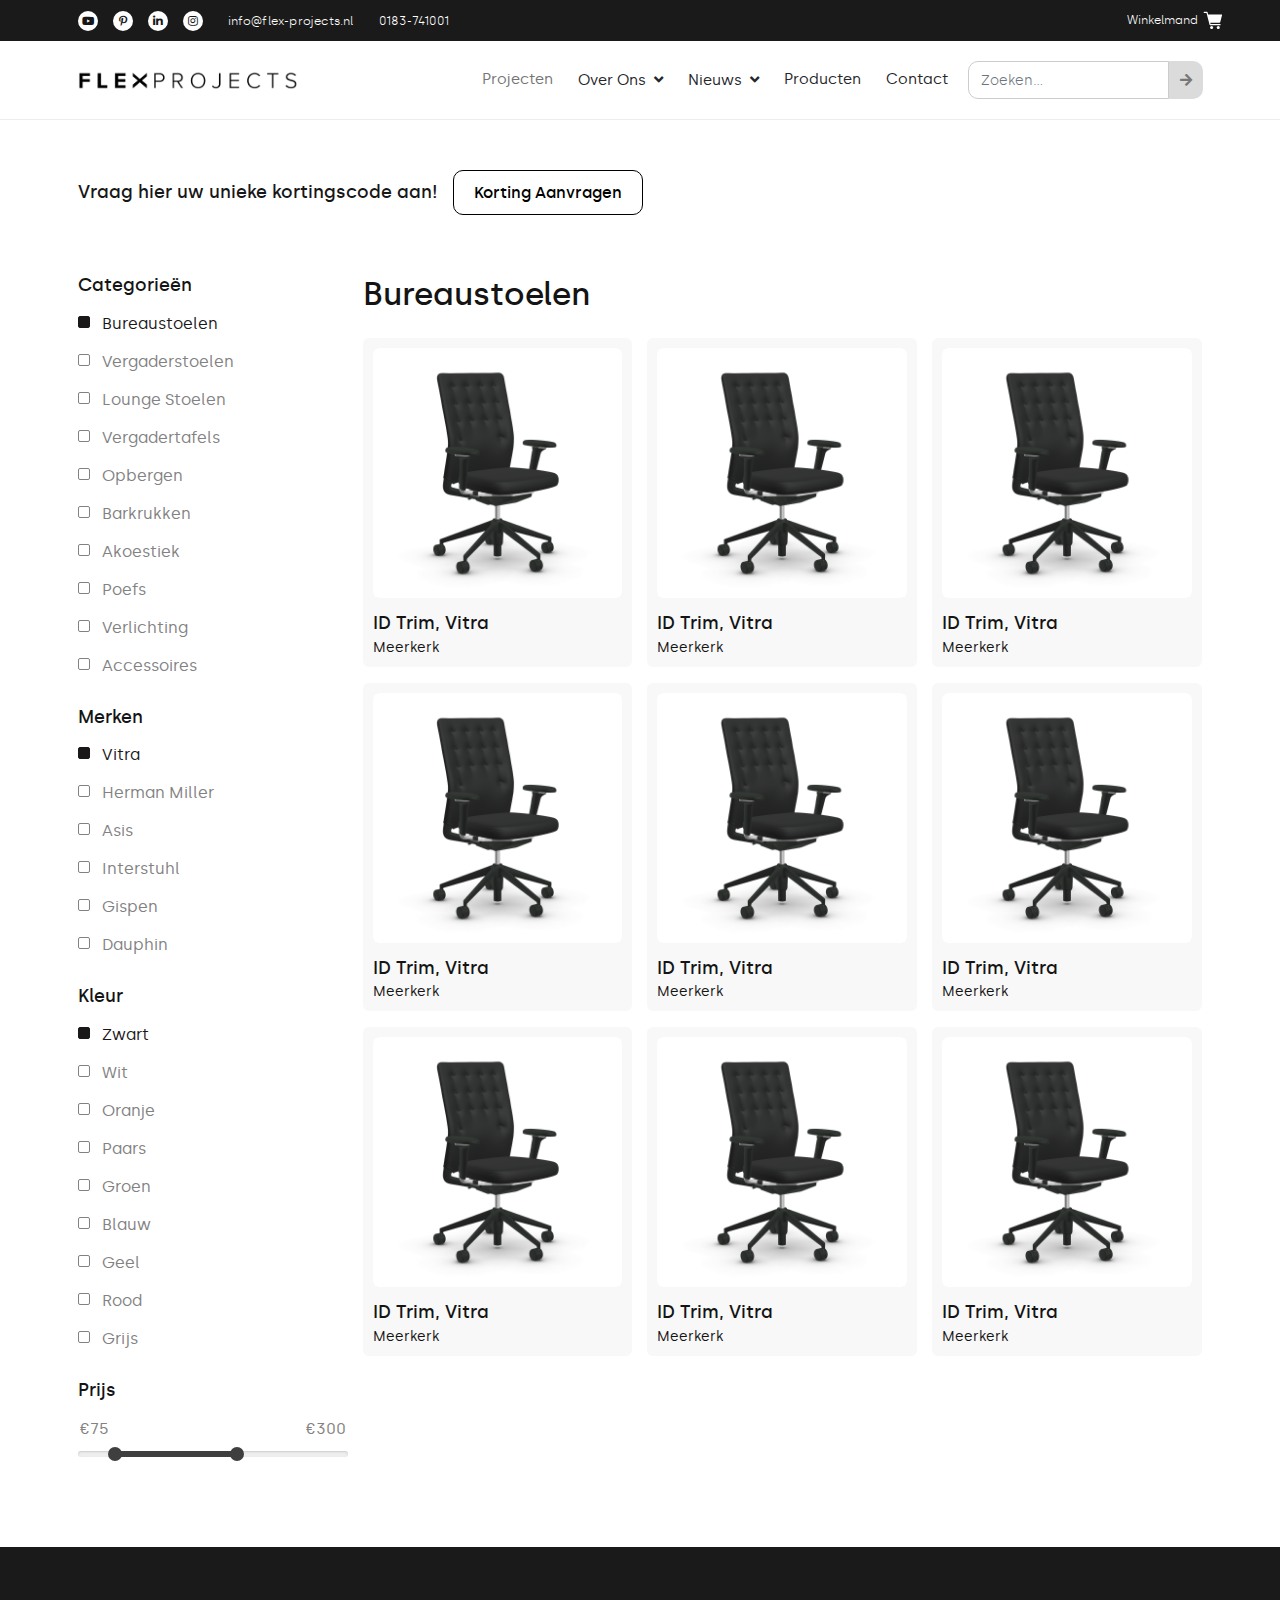
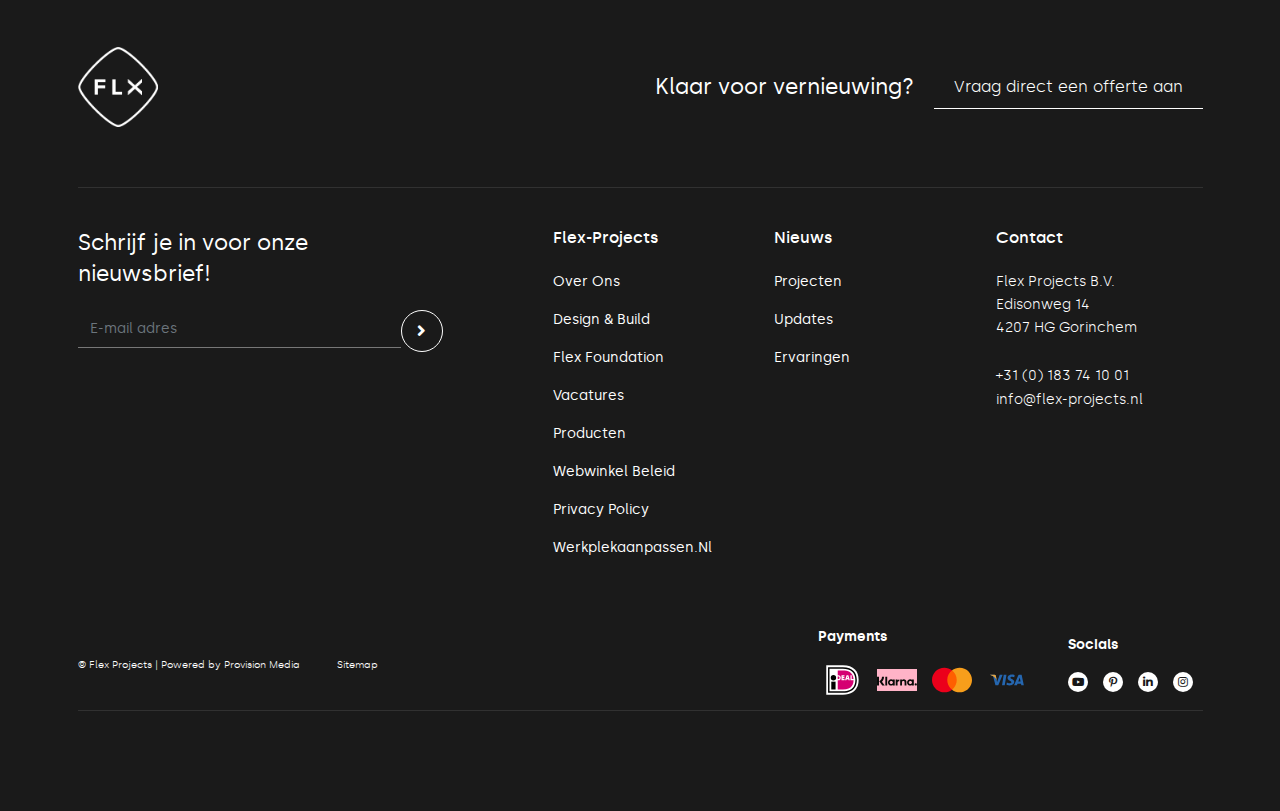
<file: product.html>
<!DOCTYPE html>
<html class="no-js" lang="en">
    <head>
        <meta charset="UTF-8" />
        <meta http-equiv="X-UA-Compatible" content="IE=edge" />
        <meta name="viewport" content="width=device-width, initial-scale=1" />
        <title>flex-projects  HTML5 Template</title>
        <meta name="description" content="flex-projects  HTML5 Template " />
        <meta name="keywords" content="business,corporate, creative, woocommerach, design, gallery, minimal, modern, landing page, cv, designer, freelancer, html, one page, personal, portfolio, programmer, responsive, nft, p2p, vcard, one page" />
        <meta name="author" content="Pexeer" />
        <!-- Place favicon.ico in the root directory -->
        <link rel="shortcut icon" href="favicon.png" type="image/x-icon">
        <!-- fonts file -->
        <link rel="stylesheet" href="assets/fonts/silka-font.css" />
        <!-- css file  -->
        <link rel="stylesheet" href="assets/css/plugins.css" />
        <link rel="stylesheet" href="assets/css/bootstrap.min.css" />
        <link rel="stylesheet" href="assets/css/style.css" />
        <link rel="stylesheet" href="assets/css/responsive.css" />
        <script src="assets/js/modernizr-3.11.2.min.js"></script>
    </head>
    <body>
        <!-- top bar are star there  -->
        <div class="topbar-area d-none d-lg-block">
            <div class="container">
                <div class="topbar-area-wrap">
                    <div class="topbar-left">
                        <a href="#" class="social-icon"><i class="fab fa-youtube"></i></a>
                        <a href="#" class="social-icon"><i class="fab fa-pinterest-p"></i></a>
                        <a href="#" class="social-icon"><i class="fab fa-linkedin-in"></i></a>
                        <a href="#" class="social-icon"><i class="fab fa-instagram"></i></a>
                        <a href="mailto:info@flex-projects.nl" class="link-top-bar">info@flex-projects.nl</a>
                        <a href="tel:0183741001" class="link-top-bar">0183-741001</a>
                    </div>
                    <div class="topbar-left">
                        <a href="#" class="cart-link">
                            <span>Winkelmand</span>
                            <img class="icon" src="assets/images/cart-icon.svg" alt="image" />
                        </a>
                    </div>
                </div>
            </div>
        </div>
        <!-- top bar are end there  -->
        <!-- header area start here  -->
        <header class="header-area" id="sticky">
            <nav class="navbar navbar-expand-lg navbar-light">
                <div class="container">
                    <a class="navbar-brand" href="index.html">
                      <img class="web-logo d-none d-lg-block" src="assets/images/logo.png" alt="logo" />
                      <img class="mobile-logo d-block d-lg-none" src="assets/images/mobile-logo.png" alt="mobile logo" />
                    </a>
                    <div class="cart-toggle-menu">
                        <a href="#" class="cart-link d-block d-lg-none">
                            <img class="icon" src="assets/images/cart-icon.svg" alt="image" />
                        </a>
                        <button class="navbar-toggler" type="button" data-bs-toggle="collapse" data-bs-target="#navbarSupportedContent" aria-controls="navbarSupportedContent" aria-expanded="false" aria-label="Toggle navigation">
                            <i class="fas fa-bars"></i>
                        </button>
                    </div>
                  <div class="collapse navbar-collapse" id="navbarSupportedContent">
                    <ul class="navbar-nav ms-auto mb-2 mb-lg-0">
                      <li class="nav-item"><a class="nav-link active" aria-current="page" href="product.html">Projecten</a></li>
                      <li class="nav-item dropdown">
                        <a class="nav-link dropdown-toggle" href="#" role="button" data-bs-toggle="dropdown">
                            Over ons
                        </a>
                        <div class="dropdown-menu">
                            <div class="navigation-list">
                                <div class="single-navigation">
                                    <a href="#" class="navigation-link">
                                        <div class="nav-image-wrapper">
                                            <img src="assets/images/nav-link-image.jpg" alt="product" />
                                        </div>
                                        <div class="nav-content-wrap">
                                            <h3 class="nav-title">Over Flex Projects</h3>
                                            <p class="nav-link-details">Mooie projecten maak je samen! </p>
                                        </div>
                                    </a>
                                </div>
                                <div class="single-navigation">
                                    <a href="#" class="navigation-link">
                                        <div class="nav-image-wrapper">
                                            <img src="assets/images/nav-link-image.jpg" alt="product" />
                                        </div>
                                        <div class="nav-content-wrap">
                                            <h3 class="nav-title">Over Flex Projects</h3>
                                            <p class="nav-link-details">Mooie projecten maak je samen! </p>
                                        </div>
                                    </a>
                                </div>
                                <div class="single-navigation">
                                    <a href="#" class="navigation-link">
                                        <div class="nav-image-wrapper">
                                            <img src="assets/images/nav-link-image.jpg" alt="product" />
                                        </div>
                                        <div class="nav-content-wrap">
                                            <h3 class="nav-title">Over Flex Projects</h3>
                                            <p class="nav-link-details">Mooie projecten maak je samen! </p>
                                        </div>
                                    </a>
                                </div>
                                <div class="single-navigation">
                                    <a href="#" class="navigation-link">
                                        <div class="nav-image-wrapper">
                                            <img src="assets/images/nav-link-image.jpg" alt="product" />
                                        </div>
                                        <div class="nav-content-wrap">
                                            <h3 class="nav-title">Over Flex Projects</h3>
                                            <p class="nav-link-details">Mooie projecten maak je samen! </p>
                                        </div>
                                    </a>
                                </div>
                            </div>
                            <div class="navigation-bottom-bar">
                                <a class="navigation-bottom-link" href="#"><span>Lees onze laatste nieuws updates</span></a>
                            </div>
                        </div>
                      </li>
                      <li class="nav-item dropdown">
                        <a class="nav-link dropdown-toggle" href="#" role="button" data-bs-toggle="dropdown">
                            Nieuws
                        </a>
                        <div class="dropdown-menu">
                            <div class="navigation-list two-col">
                                <div class="single-navigation">
                                    <a href="#" class="navigation-link">
                                        <div class="nav-image-wrapper">
                                            <img src="assets/images/nav-link-image.jpg" alt="product" />
                                        </div>
                                        <div class="nav-content-wrap">
                                            <h3 class="nav-title">Over Flex Projects</h3>
                                            <p class="nav-link-details">Mooie projecten maak je samen! </p>
                                        </div>
                                    </a>
                                </div>
                                <div class="single-navigation">
                                    <a href="#" class="navigation-link">
                                        <div class="nav-image-wrapper">
                                            <img src="assets/images/nav-link-image.jpg" alt="product" />
                                        </div>
                                        <div class="nav-content-wrap">
                                            <h3 class="nav-title">Over Flex Projects</h3>
                                            <p class="nav-link-details">Mooie projecten maak je samen! </p>
                                        </div>
                                    </a>
                                </div>
                            </div>
                            <div class="navigation-bottom-bar">
                                <a class="navigation-bottom-link" href="#"><span>Op zoek naar een nieuwe carrière? Bekijk onze vacatures</span></a>
                            </div>
                        </div>
                      </li>
                      <li class="nav-item"><a class="nav-link" href="#">Producten</a></li>
                      <li class="nav-item"><a class="nav-link" href="#">Contact</a></li>
                    </ul>
                    <div class="search-form">
                        <form action="#">
                            <div class="form-wrap d-flex">
                                <input class="form-control" type="search" placeholder="Zoeken..." />
                                <button class="search-btn" type="submit"><i class="fas fa-arrow-right"></i></button>
                            </div>
                        </form>
                    </div>
                  </div>
                </div>
            </nav>
        </header>
        <!-- header area end here  -->
        <div class="section-header">
            <div class="container">
                <div class="section-header-wrap">
                    <p class="header-text">Vraag hier uw unieke kortingscode aan!</p>
                    <a href="#" class="outlne-btn">Korting aanvragen</a>
                    <button class="finter-button d-block d-md-none">Filters</button>
                </div>
            </div>
        </div>
        <!-- filter-box area start here  -->
        <div class="filter-box">
            <div class="filter-box-wrap">
                <div class="filter-box-top">
                    <div class="filter-box-header">
                        <button class="close-filter"><i class="fas fa-times"></i></button>
                    </div>
                    <div class="filter-box-body">
                        <form action="#">
                            <div class="accordion filter-accordion" id="accordionFilter">
                                <div class="accordion-item single-widget">
                                  <h2 class="accordion-header" id="headingOne">
                                    <button class="accordion-button widget-title collapsed" type="button" data-bs-toggle="collapse" data-bs-target="#collapseOne" aria-expanded="true" aria-controls="collapseOne">
                                        Categorieën
                                    </button>
                                  </h2>
                                  <div id="collapseOne" class="accordion-collapse collapse" aria-labelledby="headingOne" data-bs-parent="#accordionFilter">
                                    <div class="accordion-body">
                                        <div class="form-check-list">
                                            <div class="form-check">
                                                <input class="form-check-input" type="checkbox" id="Bureaustoelen-m" checked />
                                                <label class="form-check-label" for="Bureaustoelen-m">
                                                    Bureaustoelen
                                                </label>
                                            </div>
                                            <div class="form-check">
                                                <input class="form-check-input" type="checkbox" id="Vergaderstoelen-m" />
                                                <label class="form-check-label" for="Vergaderstoelen-m">
                                                    Vergaderstoelen
                                                </label>
                                            </div>
                                            <div class="form-check">
                                                <input class="form-check-input" type="checkbox" id="Loungestoelen-m" />
                                                <label class="form-check-label" for="Loungestoelen-m">
                                                    Lounge stoelen
                                                </label>
                                            </div>
                                            <div class="form-check">
                                                <input class="form-check-input" type="checkbox" id="Vergadertafels-m" />
                                                <label class="form-check-label" for="Vergadertafels-m">
                                                    Vergadertafels
                                                </label>
                                            </div>
                                            <div class="form-check">
                                                <input class="form-check-input" type="checkbox" id="Opbergen-m" />
                                                <label class="form-check-label" for="Opbergen-m">
                                                    Opbergen
                                                </label>
                                            </div>
                                            <div class="form-check">
                                                <input class="form-check-input" type="checkbox" id="Barkrukken-m" />
                                                <label class="form-check-label" for="Barkrukken-m">
                                                    Barkrukken
                                                </label>
                                            </div>
                                            <div class="form-check">
                                                <input class="form-check-input" type="checkbox" id="Akoestiek-m" />
                                                <label class="form-check-label" for="Akoestiek-m">
                                                    Akoestiek
                                                </label>
                                            </div>
                                            <div class="form-check">
                                                <input class="form-check-input" type="checkbox" id="Poefs-m" />
                                                <label class="form-check-label" for="Poefs-m">
                                                    Poefs
                                                </label>
                                            </div>
                                            <div class="form-check">
                                                <input class="form-check-input" type="checkbox" id="Verlichting-m" />
                                                <label class="form-check-label" for="Verlichting-m">
                                                    Verlichting
                                                </label>
                                            </div>
                                            <div class="form-check">
                                                <input class="form-check-input" type="checkbox" id="Accessoires-m" />
                                                <label class="form-check-label" for="Accessoires-m">
                                                    Accessoires
                                                </label>
                                            </div>
                                        </div>
                                    </div>
                                  </div>
                                </div>
                                <div class="accordion-item single-widget">
                                  <h2 class="accordion-header" id="headingTwo">
                                    <button class="accordion-button widget-title collapsed" type="button" data-bs-toggle="collapse" data-bs-target="#collapseTwo" aria-expanded="false" aria-controls="collapseTwo">
                                        Merken
                                    </button>
                                  </h2>
                                  <div id="collapseTwo" class="accordion-collapse collapse" aria-labelledby="headingTwo" data-bs-parent="#accordionFilter">
                                    <div class="accordion-body">
                                        <div class="form-check-list">
                                            <div class="form-check">
                                                <input class="form-check-input" type="checkbox" id="Vitra-m" checked />
                                                <label class="form-check-label" for="Vitra-m">
                                                    Vitra
                                                </label>
                                            </div>
                                            <div class="form-check">
                                                <input class="form-check-input" type="checkbox" id="HermanMiller-m" />
                                                <label class="form-check-label" for="HermanMiller-m">
                                                    Herman Miller
                                                </label>
                                            </div>
                                            <div class="form-check">
                                                <input class="form-check-input" type="checkbox" id="Asis-m" />
                                                <label class="form-check-label" for="Asis-m">
                                                    Asis
                                                </label>
                                            </div>
                                            <div class="form-check">
                                                <input class="form-check-input" type="checkbox" id="Interstuhl-m" />
                                                <label class="form-check-label" for="Interstuhl-m">
                                                    Interstuhl
                                                </label>
                                            </div>
                                            <div class="form-check">
                                                <input class="form-check-input" type="checkbox" id="Gispen-m" />
                                                <label class="form-check-label" for="Gispen-m">
                                                    Gispen
                                                </label>
                                            </div>
                                            <div class="form-check">
                                                <input class="form-check-input" type="checkbox" id="Dauphin-m" />
                                                <label class="form-check-label" for="Dauphin-m">
                                                    Dauphin
                                                </label>
                                            </div>
                                        </div>
                                    </div>
                                  </div>
                                </div>
                                <div class="accordion-item single-widget">
                                  <h2 class="accordion-header" id="headingThree">
                                    <button class="accordion-button widget-title collapsed" type="button" data-bs-toggle="collapse" data-bs-target="#collapseThree" aria-expanded="false" aria-controls="collapseThree">
                                        Kleuren
                                    </button>
                                  </h2>
                                  <div id="collapseThree" class="accordion-collapse collapse" aria-labelledby="headingThree" data-bs-parent="#accordionFilter">
                                    <div class="accordion-body">
                                        <div class="form-check-list">
                                            <div class="form-check">
                                                <input class="form-check-input" type="checkbox" id="Zwart-m" checked />
                                                <label class="form-check-label" for="Zwart-m">
                                                    Zwart
                                                </label>
                                            </div>
                                            <div class="form-check">
                                                <input class="form-check-input" type="checkbox" id="Wit-m" />
                                                <label class="form-check-label" for="Wit-m">
                                                    Wit
                                                </label>
                                            </div>
                                            <div class="form-check">
                                                <input class="form-check-input" type="checkbox" id="Oranje-m" />
                                                <label class="form-check-label" for="Oranje-m">
                                                    Oranje
                                                </label>
                                            </div>
                                            <div class="form-check">
                                                <input class="form-check-input" type="checkbox" id="Paars-m" />
                                                <label class="form-check-label" for="Paars-m">
                                                    Paars
                                                </label>
                                            </div>
                                            <div class="form-check">
                                                <input class="form-check-input" type="checkbox" id="Groen-m" />
                                                <label class="form-check-label" for="Groen-m">
                                                    Groen
                                                </label>
                                            </div>
                                            <div class="form-check">
                                                <input class="form-check-input" type="checkbox" id="Blauw-m" />
                                                <label class="form-check-label" for="Blauw-m">
                                                    Blauw
                                                </label>
                                            </div>
                                            <div class="form-check">
                                                <input class="form-check-input" type="checkbox" id="Geel-m" />
                                                <label class="form-check-label" for="Geel-m">
                                                    Geel
                                                </label>
                                            </div>
                                            <div class="form-check">
                                                <input class="form-check-input" type="checkbox" id="Rood-m" />
                                                <label class="form-check-label" for="Rood-m">
                                                    Rood
                                                </label>
                                            </div>
                                            <div class="form-check">
                                                <input class="form-check-input" type="checkbox" id="Grijs-m" />
                                                <label class="form-check-label" for="Grijs-m">
                                                    Grijs
                                                </label>
                                            </div>
                                        </div>
                                    </div>
                                  </div>
                                </div>
                                <div class="accordion-item single-widget">
                                  <h2 class="accordion-header" id="headingFour">
                                    <button class="accordion-button widget-title collapsed" type="button" data-bs-toggle="collapse" data-bs-target="#collapseFour" aria-expanded="false" aria-controls="collapseFour">
                                        Prijs
                                    </button>
                                  </h2>
                                  <div id="collapseFour" class="accordion-collapse collapse" aria-labelledby="headingFour" data-bs-parent="#accordionFilter">
                                    <div class="accordion-body">
                                        <div class="price-range">
                                            <div class="price-amount">
                                                <input type="text" id="amount1-m" readonly />
                                                <input type="text" id="amount2-m" readonly />
                                            </div>
                                            <div id="slider-range-m"></div>
                                        </div>
                                    </div>
                                  </div>
                                </div>
                            </div>
                        </form>
                    </div>
                </div>
                <div class="filter-box-footer">
                    <p class="total-count">Toon 80 resultaten</p>
                </div>
            </div>
        </div>
        <!-- filter-box area end here  -->
        <!-- main-product-section area start here  -->
        <div class="main-product-section">
            <div class="container">
                <div class="row">
                    <div class="col-lg-3 col-md-4 d-none d-md-block">
                        <aside class="sidebar-area">
                            <form action="#">
                                <div class="single-widget">
                                    <h3 class="widget-title">Categorieën</h3>
                                    <div class="form-check-list">
                                        <div class="form-check">
                                            <input class="form-check-input" type="checkbox" id="Bureaustoelen" checked />
                                            <label class="form-check-label" for="Bureaustoelen">
                                                Bureaustoelen
                                            </label>
                                        </div>
                                        <div class="form-check">
                                            <input class="form-check-input" type="checkbox" id="Vergaderstoelen" />
                                            <label class="form-check-label" for="Vergaderstoelen">
                                                Vergaderstoelen
                                            </label>
                                        </div>
                                        <div class="form-check">
                                            <input class="form-check-input" type="checkbox" id="Loungestoelen" />
                                            <label class="form-check-label" for="Loungestoelen">
                                                Lounge stoelen
                                            </label>
                                        </div>
                                        <div class="form-check">
                                            <input class="form-check-input" type="checkbox" id="Vergadertafels" />
                                            <label class="form-check-label" for="Vergadertafels">
                                                Vergadertafels
                                            </label>
                                        </div>
                                        <div class="form-check">
                                            <input class="form-check-input" type="checkbox" id="Opbergen" />
                                            <label class="form-check-label" for="Opbergen">
                                                Opbergen
                                            </label>
                                        </div>
                                        <div class="form-check">
                                            <input class="form-check-input" type="checkbox" id="Barkrukken" />
                                            <label class="form-check-label" for="Barkrukken">
                                                Barkrukken
                                            </label>
                                        </div>
                                        <div class="form-check">
                                            <input class="form-check-input" type="checkbox" id="Akoestiek" />
                                            <label class="form-check-label" for="Akoestiek">
                                                Akoestiek
                                            </label>
                                        </div>
                                        <div class="form-check">
                                            <input class="form-check-input" type="checkbox" id="Poefs" />
                                            <label class="form-check-label" for="Poefs">
                                                Poefs
                                            </label>
                                        </div>
                                        <div class="form-check">
                                            <input class="form-check-input" type="checkbox" id="Verlichting" />
                                            <label class="form-check-label" for="Verlichting">
                                                Verlichting
                                            </label>
                                        </div>
                                        <div class="form-check">
                                            <input class="form-check-input" type="checkbox" id="Accessoires" />
                                            <label class="form-check-label" for="Accessoires">
                                                Accessoires
                                            </label>
                                        </div>
                                    </div>
                                </div>
                                <div class="single-widget">
                                    <h3 class="widget-title">Merken</h3>
                                    <div class="form-check-list">
                                        <div class="form-check">
                                            <input class="form-check-input" type="checkbox" id="Vitra" checked />
                                            <label class="form-check-label" for="Vitra">
                                                Vitra
                                            </label>
                                        </div>
                                        <div class="form-check">
                                            <input class="form-check-input" type="checkbox" id="HermanMiller" />
                                            <label class="form-check-label" for="HermanMiller">
                                                Herman Miller
                                            </label>
                                        </div>
                                        <div class="form-check">
                                            <input class="form-check-input" type="checkbox" id="Asis" />
                                            <label class="form-check-label" for="Asis">
                                                Asis
                                            </label>
                                        </div>
                                        <div class="form-check">
                                            <input class="form-check-input" type="checkbox" id="Interstuhl" />
                                            <label class="form-check-label" for="Interstuhl">
                                                Interstuhl
                                            </label>
                                        </div>
                                        <div class="form-check">
                                            <input class="form-check-input" type="checkbox" id="Gispen" />
                                            <label class="form-check-label" for="Gispen">
                                                Gispen
                                            </label>
                                        </div>
                                        <div class="form-check">
                                            <input class="form-check-input" type="checkbox" id="Dauphin" />
                                            <label class="form-check-label" for="Dauphin">
                                                Dauphin
                                            </label>
                                        </div>
                                    </div>
                                </div>
                                <div class="single-widget">
                                    <h3 class="widget-title">Kleur</h3>
                                    <div class="form-check-list">
                                        <div class="form-check">
                                            <input class="form-check-input" type="checkbox" id="Zwart" checked />
                                            <label class="form-check-label" for="Zwart">
                                                Zwart
                                            </label>
                                        </div>
                                        <div class="form-check">
                                            <input class="form-check-input" type="checkbox" id="Wit" />
                                            <label class="form-check-label" for="Wit">
                                                Wit
                                            </label>
                                        </div>
                                        <div class="form-check">
                                            <input class="form-check-input" type="checkbox" id="Oranje" />
                                            <label class="form-check-label" for="Oranje">
                                                Oranje
                                            </label>
                                        </div>
                                        <div class="form-check">
                                            <input class="form-check-input" type="checkbox" id="Paars" />
                                            <label class="form-check-label" for="Paars">
                                                Paars
                                            </label>
                                        </div>
                                        <div class="form-check">
                                            <input class="form-check-input" type="checkbox" id="Groen" />
                                            <label class="form-check-label" for="Groen">
                                                Groen
                                            </label>
                                        </div>
                                        <div class="form-check">
                                            <input class="form-check-input" type="checkbox" id="Blauw" />
                                            <label class="form-check-label" for="Blauw">
                                                Blauw
                                            </label>
                                        </div>
                                        <div class="form-check">
                                            <input class="form-check-input" type="checkbox" id="Geel" />
                                            <label class="form-check-label" for="Geel">
                                                Geel
                                            </label>
                                        </div>
                                        <div class="form-check">
                                            <input class="form-check-input" type="checkbox" id="Rood" />
                                            <label class="form-check-label" for="Rood">
                                                Rood
                                            </label>
                                        </div>
                                        <div class="form-check">
                                            <input class="form-check-input" type="checkbox" id="Grijs" />
                                            <label class="form-check-label" for="Grijs">
                                                Grijs
                                            </label>
                                        </div>
                                    </div>
                                </div>
                                <div class="single-widget">
                                    <h3 class="widget-title">Prijs</h3>
                                    <div class="price-range">
                                        <div class="price-amount">
                                            <input type="text" id="amount1" readonly />
                                            <input type="text" id="amount2" readonly />
                                        </div>
                                        <div id="slider-range"></div>
                                    </div>
                                </div>
                            </form>
                        </aside>
                    </div>
                    <div class="col-lg-9 col-md-8">
                        <h2 class="section-title">Bureaustoelen</h2>
                        <div class="row">
                            <div class="col-lg-4 col-md-6 col-sm-6">
                                <div class="single-product-grid">
                                    <div class="product-thumbnail">
                                        <a href="single-product.html"><img src="assets/images/product-1.png" alt="product" /></a>
                                    </div>
                                    <div class="product-info">
                                        <h3 class="product-title"><a href="single-product.html">ID Trim, Vitra</a></h3>
                                        <h5 class="sub-title">Meerkerk</h5>
                                    </div>
                                </div>
                            </div>
                            <div class="col-lg-4 col-md-6 col-sm-6">
                                <div class="single-product-grid">
                                    <div class="product-thumbnail">
                                        <a href="single-product.html"><img src="assets/images/product-1.png" alt="product" /></a>
                                    </div>
                                    <div class="product-info">
                                        <h3 class="product-title"><a href="single-product.html">ID Trim, Vitra</a></h3>
                                        <h5 class="sub-title">Meerkerk</h5>
                                    </div>
                                </div>
                            </div>
                            <div class="col-lg-4 col-md-6 col-sm-6">
                                <div class="single-product-grid">
                                    <div class="product-thumbnail">
                                        <a href="single-product.html"><img src="assets/images/product-1.png" alt="product" /></a>
                                    </div>
                                    <div class="product-info">
                                        <h3 class="product-title"><a href="single-product.html">ID Trim, Vitra</a></h3>
                                        <h5 class="sub-title">Meerkerk</h5>
                                    </div>
                                </div>
                            </div>
                            <div class="col-lg-4 col-md-6 col-sm-6">
                                <div class="single-product-grid">
                                    <div class="product-thumbnail">
                                        <a href="single-product.html"><img src="assets/images/product-1.png" alt="product" /></a>
                                    </div>
                                    <div class="product-info">
                                        <h3 class="product-title"><a href="single-product.html">ID Trim, Vitra</a></h3>
                                        <h5 class="sub-title">Meerkerk</h5>
                                    </div>
                                </div>
                            </div>
                            <div class="col-lg-4 col-md-6 col-sm-6">
                                <div class="single-product-grid">
                                    <div class="product-thumbnail">
                                        <a href="single-product.html"><img src="assets/images/product-1.png" alt="product" /></a>
                                    </div>
                                    <div class="product-info">
                                        <h3 class="product-title"><a href="single-product.html">ID Trim, Vitra</a></h3>
                                        <h5 class="sub-title">Meerkerk</h5>
                                    </div>
                                </div>
                            </div>
                            <div class="col-lg-4 col-md-6 col-sm-6">
                                <div class="single-product-grid">
                                    <div class="product-thumbnail">
                                        <a href="single-product.html"><img src="assets/images/product-1.png" alt="product" /></a>
                                    </div>
                                    <div class="product-info">
                                        <h3 class="product-title"><a href="single-product.html">ID Trim, Vitra</a></h3>
                                        <h5 class="sub-title">Meerkerk</h5>
                                    </div>
                                </div>
                            </div>
                            <div class="col-lg-4 col-md-6 col-sm-6">
                                <div class="single-product-grid">
                                    <div class="product-thumbnail">
                                        <a href="single-product.html"><img src="assets/images/product-1.png" alt="product" /></a>
                                    </div>
                                    <div class="product-info">
                                        <h3 class="product-title"><a href="single-product.html">ID Trim, Vitra</a></h3>
                                        <h5 class="sub-title">Meerkerk</h5>
                                    </div>
                                </div>
                            </div>
                            <div class="col-lg-4 col-md-6 col-sm-6">
                                <div class="single-product-grid">
                                    <div class="product-thumbnail">
                                        <a href="single-product.html"><img src="assets/images/product-1.png" alt="product" /></a>
                                    </div>
                                    <div class="product-info">
                                        <h3 class="product-title"><a href="single-product.html">ID Trim, Vitra</a></h3>
                                        <h5 class="sub-title">Meerkerk</h5>
                                    </div>
                                </div>
                            </div>
                            <div class="col-lg-4 col-md-6 col-sm-6">
                                <div class="single-product-grid">
                                    <div class="product-thumbnail">
                                        <a href="single-product.html"><img src="assets/images/product-1.png" alt="product" /></a>
                                    </div>
                                    <div class="product-info">
                                        <h3 class="product-title"><a href="single-product.html">ID Trim, Vitra</a></h3>
                                        <h5 class="sub-title">Meerkerk</h5>
                                    </div>
                                </div>
                            </div>
                        </div>
                    </div>
                </div>
            </div>
        </div>
        <!-- main-product-section area end here  -->
        <!-- footer area start here  -->
        <footer class="footer-area">
            <div class="container">
                <div class="footer-top">
                    <div class="row align-items-center">
                        <div class="col-md-3">
                            <div class="footer-top-left">
                                <a class="footer-logo" href="index.html"><img src="assets/images/footer-logo.png" alt="footer logo" /></a>
                            </div>
                        </div>
                        <div class="col-md-9">
                            <div class="footer-top-right">
                                <div class="footer-title-button">Klaar voor vernieuwing?</div>
                                <a href="#" class="button">Vraag direct een offerte aan</a>
                            </div>
                        </div>
                    </div>
                </div>
                <div class="widget-area">
                    <div class="row">
                        <div class="col-12-4 col-lg-4">
                            <div class="single-widget newsletter-widget">
                                <h3 class="newsletter-title">Schrijf je in voor onze <br />nieuwsbrief!</h3>
                                <div class="newsletter-form">
                                    <form action="#">
                                        <div class="form-wrap d-flex">
                                            <input type="email" class="form-control" id="email" placeholder="E-mail adres" />
                                            <button class="send-btn"><i class="fas fa-angle-right"></i></button>
                                        </div>
                                    </form>
                                </div>
                            </div>
                        </div>
                        <div class="col-md-12 col-lg-7 offset-lg-1">
                            <div class="row">
                                <div class="col-md-4 col-sm-6">
                                    <div class="single-widget menu-widget">
                                        <h3 class="widget-title">Flex-Projects</h3>
                                        <ul>
                                            <li><a href="#">Over ons</a></li>
                                            <li><a href="#">Design & Build</a></li>
                                            <li><a href="#">Flex Foundation</a></li>
                                            <li><a href="#">Vacatures</a></li>
                                            <li><a href="#">Producten</a></li>
                                            <li><a href="#">Webwinkel beleid</a></li>
                                            <li><a href="#">Privacy Policy</a></li>
                                            <li><a href="#">Werkplekaanpassen.nl</a></li>
                                        </ul>
                                    </div>
                                </div>
                                <div class="col-md-4 col-sm-6">
                                    <div class="single-widget menu-widget">
                                        <h3 class="widget-title">Nieuws</h3>
                                        <ul>
                                            <li><a href="#">Projecten</a></li>
                                            <li><a href="#">Updates</a></li>
                                            <li><a href="#">Ervaringen</a></li>
                                        </ul>
                                    </div>
                                </div>
                                <div class="col-md-4 col-sm-6">
                                    <div class="single-widget contact-widget">
                                        <h3 class="widget-title">Contact</h3>
                                        <p>Flex Projects B.V. <br />  Edisonweg 14 <br /> 4207 HG Gorinchem</p>
                                        <a href="tel:0183741001" class="link-2">+31 (0) 183 74 10 01<br></a>
                                        <a href="mailto:info@flex-projects.nl" class="link-2">info@flex-projects.nl</a>
                                    </div>
                                </div>
                            </div>
                        </div>
                    </div>
                </div>
                <div class="footer-bottom">
                    <div class="row align-items-center">
                        <div class="col-lg-6">
                            <div class="footer-wrapper">
                                <a href="#" class="secondary-link">&copy; Flex Projects | Powered by Provision Media</a>
                                <a href="#" target="_blank" class="secondary-link">Sitemap</a>
                            </div>
                        </div>
                        <div class="col-lg-6">
                            <div class="footer-bottom-right">
                                <div class="single-box payment-box">
                                    <h4 class="title">Payments</h4>
                                    <div class="payment-icons">
                                        <img class="payment-image" src="assets/images/ideal.svg" alt="ideal" />
                                        <img class="payment-image" src="assets/images/klarna.svg" alt="klarna" />
                                        <img class="payment-image" src="assets/images/mastercard.svg" alt="mastercard" />
                                        <img class="payment-image" src="assets/images/visa.svg" alt="visa" />
                                    </div>
                                </div>
                                <div class="single-box">
                                    <h4 class="title">Socials</h4>
                                    <div class="footer-social-meida">
                                        <a href="#" class="social-icon"><i class="fab fa-youtube"></i></a>
                                        <a href="#" class="social-icon"><i class="fab fa-pinterest-p"></i></a>
                                        <a href="#" class="social-icon"><i class="fab fa-linkedin-in"></i></a>
                                        <a href="#" class="social-icon"><i class="fab fa-instagram"></i></a>
                                    </div>
                                </div>
                            </div>
                        </div>
                    </div>
                </div>
            </div>
        </footer>
        <!-- footer area end here  -->
        <!-- Js file  -->
        <script src="assets/js/jquery-3.6.0.min.js"></script>
        <script src="assets/js/bootstrap.bundle.min.js"></script>
        <script src="assets/js/plugins.js"></script>
        <script src="assets/js/main.js"></script>
    </body>
</html>
</file>
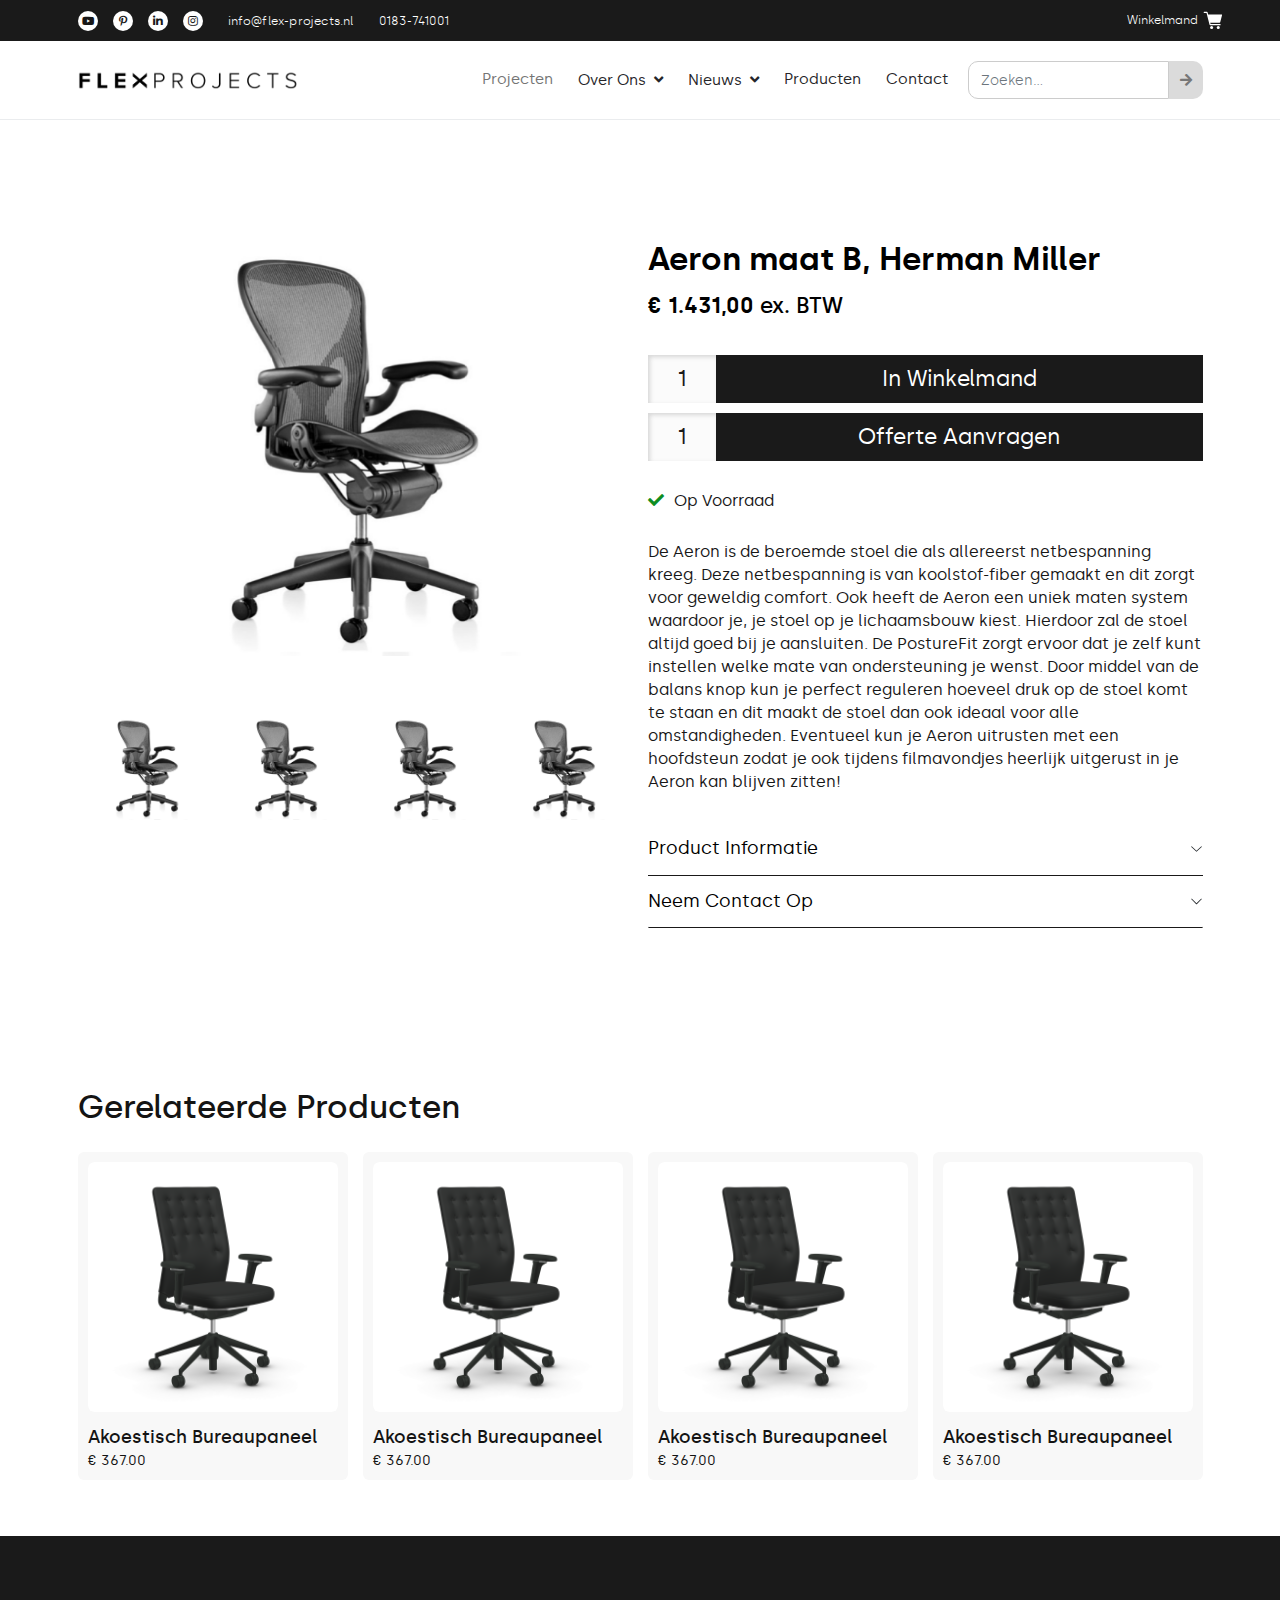
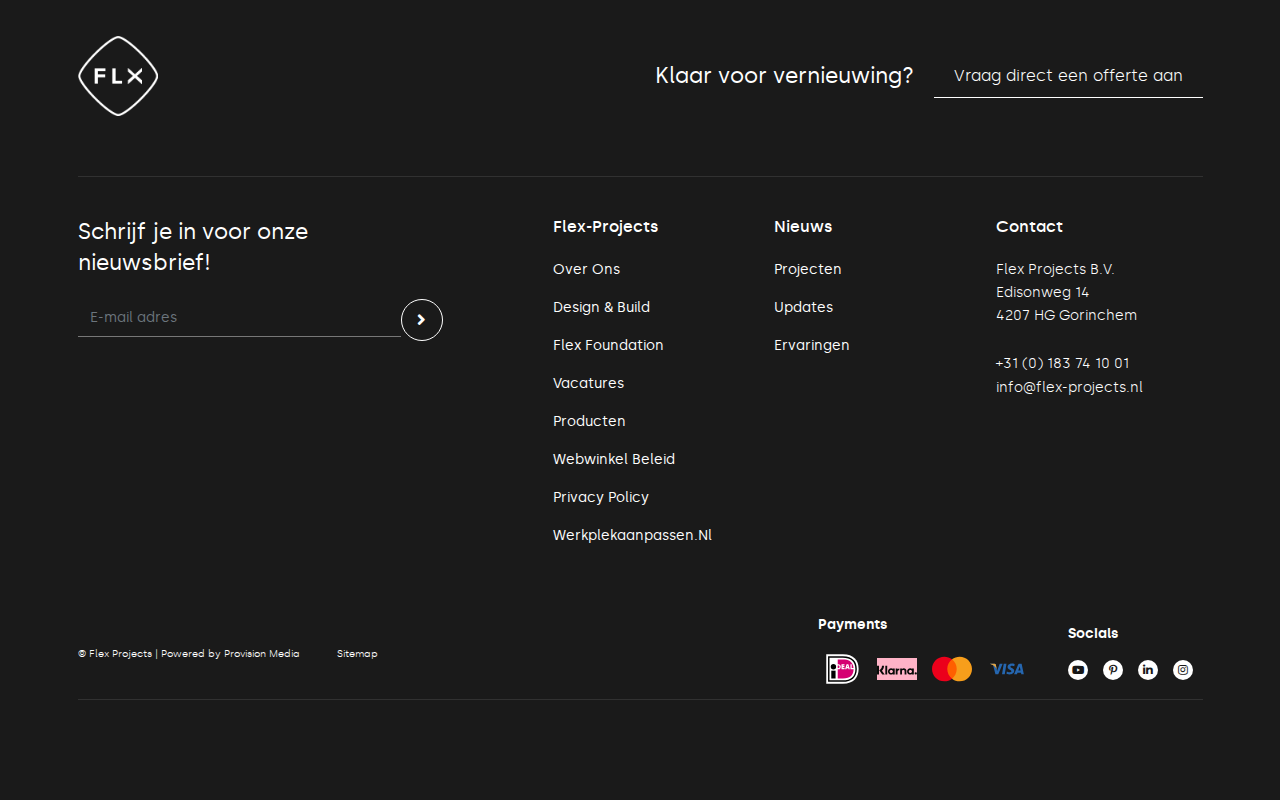
<file: single-product.html>
<!DOCTYPE html>
<html class="no-js" lang="en">
    <head>
        <meta charset="UTF-8" />
        <meta http-equiv="X-UA-Compatible" content="IE=edge" />
        <meta name="viewport" content="width=device-width, initial-scale=1" />
        <title>flex-projects  HTML5 Template</title>
        <meta name="description" content="flex-projects  HTML5 Template " />
        <meta name="keywords" content="business,corporate, creative, woocommerach, design, gallery, minimal, modern, landing page, cv, designer, freelancer, html, one page, personal, portfolio, programmer, responsive, nft, p2p, vcard, one page" />
        <meta name="author" content="Pexeer" />
        <!-- Place favicon.ico in the root directory -->
        <link rel="shortcut icon" href="favicon.png" type="image/x-icon">
        <!-- fonts file -->
        <link rel="stylesheet" href="assets/fonts/silka-font.css" />
        <!-- css file  -->
        <link rel="stylesheet" href="assets/css/plugins.css" />
        <link rel="stylesheet" href="assets/css/bootstrap.min.css" />
        <link rel="stylesheet" href="assets/css/style.css" />
        <link rel="stylesheet" href="assets/css/responsive.css" />
        <script src="assets/js/modernizr-3.11.2.min.js"></script>
    </head>
    <body>
        <!-- top bar are star there  -->
        <div class="topbar-area d-none d-lg-block">
            <div class="container">
                <div class="topbar-area-wrap">
                    <div class="topbar-left">
                        <a href="#" class="social-icon"><i class="fab fa-youtube"></i></a>
                        <a href="#" class="social-icon"><i class="fab fa-pinterest-p"></i></a>
                        <a href="#" class="social-icon"><i class="fab fa-linkedin-in"></i></a>
                        <a href="#" class="social-icon"><i class="fab fa-instagram"></i></a>
                        <a href="mailto:info@flex-projects.nl" class="link-top-bar">info@flex-projects.nl</a>
                        <a href="tel:0183741001" class="link-top-bar">0183-741001</a>
                    </div>
                    <div class="topbar-left">
                        <a href="#" class="cart-link">
                            <span>Winkelmand</span>
                            <img class="icon" src="assets/images/cart-icon.svg" alt="image" />
                        </a>
                    </div>
                </div>
            </div>
        </div>
        <!-- top bar are end there  -->
        <!-- header area start here  -->
        <header class="header-area" id="sticky">
            <nav class="navbar navbar-expand-lg navbar-light">
                <div class="container">
                    <a class="navbar-brand" href="index.html">
                      <img class="web-logo d-none d-lg-block" src="assets/images/logo.png" alt="logo" />
                      <img class="mobile-logo d-block d-lg-none" src="assets/images/mobile-logo.png" alt="mobile logo" />
                    </a>
                    <div class="cart-toggle-menu">
                        <a href="#" class="cart-link d-block d-lg-none">
                            <img class="icon" src="assets/images/cart-icon.svg" alt="image" />
                        </a>
                        <button class="navbar-toggler" type="button" data-bs-toggle="collapse" data-bs-target="#navbarSupportedContent" aria-controls="navbarSupportedContent" aria-expanded="false" aria-label="Toggle navigation">
                            <i class="fas fa-bars"></i>
                        </button>
                    </div>
                  <div class="collapse navbar-collapse" id="navbarSupportedContent">
                    <ul class="navbar-nav ms-auto mb-2 mb-lg-0">
                      <li class="nav-item"><a class="nav-link active" aria-current="page" href="product.html">Projecten</a></li>
                      <li class="nav-item dropdown">
                        <a class="nav-link dropdown-toggle" href="#" role="button" data-bs-toggle="dropdown">
                            Over ons
                        </a>
                        <div class="dropdown-menu">
                            <div class="navigation-list">
                                <div class="single-navigation">
                                    <a href="#" class="navigation-link">
                                        <div class="nav-image-wrapper">
                                            <img src="assets/images/nav-link-image.jpg" alt="product" />
                                        </div>
                                        <div class="nav-content-wrap">
                                            <h3 class="nav-title">Over Flex Projects</h3>
                                            <p class="nav-link-details">Mooie projecten maak je samen! </p>
                                        </div>
                                    </a>
                                </div>
                                <div class="single-navigation">
                                    <a href="#" class="navigation-link">
                                        <div class="nav-image-wrapper">
                                            <img src="assets/images/nav-link-image.jpg" alt="product" />
                                        </div>
                                        <div class="nav-content-wrap">
                                            <h3 class="nav-title">Over Flex Projects</h3>
                                            <p class="nav-link-details">Mooie projecten maak je samen! </p>
                                        </div>
                                    </a>
                                </div>
                                <div class="single-navigation">
                                    <a href="#" class="navigation-link">
                                        <div class="nav-image-wrapper">
                                            <img src="assets/images/nav-link-image.jpg" alt="product" />
                                        </div>
                                        <div class="nav-content-wrap">
                                            <h3 class="nav-title">Over Flex Projects</h3>
                                            <p class="nav-link-details">Mooie projecten maak je samen! </p>
                                        </div>
                                    </a>
                                </div>
                                <div class="single-navigation">
                                    <a href="#" class="navigation-link">
                                        <div class="nav-image-wrapper">
                                            <img src="assets/images/nav-link-image.jpg" alt="product" />
                                        </div>
                                        <div class="nav-content-wrap">
                                            <h3 class="nav-title">Over Flex Projects</h3>
                                            <p class="nav-link-details">Mooie projecten maak je samen! </p>
                                        </div>
                                    </a>
                                </div>
                            </div>
                            <div class="navigation-bottom-bar">
                                <a class="navigation-bottom-link" href="#"><span>Lees onze laatste nieuws updates</span></a>
                            </div>
                        </div>
                      </li>
                      <li class="nav-item dropdown">
                        <a class="nav-link dropdown-toggle" href="#" role="button" data-bs-toggle="dropdown">
                            Nieuws
                        </a>
                        <div class="dropdown-menu">
                            <div class="navigation-list two-col">
                                <div class="single-navigation">
                                    <a href="#" class="navigation-link">
                                        <div class="nav-image-wrapper">
                                            <img src="assets/images/nav-link-image.jpg" alt="product" />
                                        </div>
                                        <div class="nav-content-wrap">
                                            <h3 class="nav-title">Over Flex Projects</h3>
                                            <p class="nav-link-details">Mooie projecten maak je samen! </p>
                                        </div>
                                    </a>
                                </div>
                                <div class="single-navigation">
                                    <a href="#" class="navigation-link">
                                        <div class="nav-image-wrapper">
                                            <img src="assets/images/nav-link-image.jpg" alt="product" />
                                        </div>
                                        <div class="nav-content-wrap">
                                            <h3 class="nav-title">Over Flex Projects</h3>
                                            <p class="nav-link-details">Mooie projecten maak je samen! </p>
                                        </div>
                                    </a>
                                </div>
                            </div>
                            <div class="navigation-bottom-bar">
                                <a class="navigation-bottom-link" href="#"><span>Op zoek naar een nieuwe carrière? Bekijk onze vacatures</span></a>
                            </div>
                        </div>
                      </li>
                      <li class="nav-item"><a class="nav-link" href="#">Producten</a></li>
                      <li class="nav-item"><a class="nav-link" href="#">Contact</a></li>
                    </ul>
                    <div class="search-form">
                        <form action="#">
                            <div class="form-wrap d-flex">
                                <input class="form-control" type="search" placeholder="Zoeken..." />
                                <button class="search-btn" type="submit"><i class="fas fa-arrow-right"></i></button>
                            </div>
                        </form>
                    </div>
                  </div>
                </div>
            </nav>
        </header>
        <!-- header area end here  -->
        <!-- single-product-wrape start here  -->
        <div class="single-product-wrape">
            <div class="container">
                <div class="row">
                    <div class="col-md-6">
                        <div class="product-image">
                            <div class="product-big-thumbail">
                                <div class="single-image">
                                    <img src="assets/images/single-product-big-image.png" alt="product image" />
                                </div>
                                <div class="single-image">
                                    <img src="assets/images/single-product-big-image.png" alt="product image" />
                                </div>
                                <div class="single-image">
                                    <img src="assets/images/single-product-big-image.png" alt="product image" />
                                </div>
                                <div class="single-image">
                                    <img src="assets/images/single-product-big-image.png" alt="product image" />
                                </div>
                            </div>
                            <div class="product-small-thumbail">
                                <div class="single-image">
                                    <img src="assets/images/single-product-thumbnail.png" alt="product image" />
                                </div>
                                <div class="single-image">
                                    <img src="assets/images/single-product-thumbnail.png" alt="product image" />
                                </div>
                                <div class="single-image">
                                    <img src="assets/images/single-product-thumbnail.png" alt="product image" />
                                </div>
                                <div class="single-image">
                                    <img src="assets/images/single-product-thumbnail.png" alt="product image" />
                                </div>
                            </div>
                        </div>
                    </div>
                    <div class="col-md-6">
                        <div class="product-info">
                            <h2 class="produt-title">Aeron maat B, Herman Miller</h2>
                            <h4 class="product-price"><span>€ 1.431,00</span> ex. BTW</h4>
                            <a class="count-text-btn" href="#"><span class="count-number">1</span><span class="button-text">In winkelmand</span></a>
                            <a class="count-text-btn" href="#"><span class="count-number">1</span><span class="button-text">Offerte aanvragen</span></a>
                            <h4 class="voorraad-text"><i class="fas fa-check"></i>Op voorraad</h4>
                            <p class="product-content">De Aeron is de beroemde stoel die als allereerst netbespanning kreeg. Deze netbespanning is van koolstof-fiber gemaakt en dit zorgt voor geweldig comfort. Ook heeft de Aeron een uniek maten system waardoor je, je stoel op je lichaamsbouw kiest. Hierdoor zal de stoel altijd goed bij je aansluiten. De PostureFit zorgt ervoor dat je zelf kunt instellen welke mate van ondersteuning je wenst. Door middel van de balans knop kun je perfect reguleren hoeveel druk op de stoel komt te staan en dit maakt de stoel dan ook ideaal voor alle omstandigheden. Eventueel kun je Aeron uitrusten met een hoofdsteun zodat je ook tijdens filmavondjes heerlijk uitgerust in je Aeron kan blijven zitten!</p>
                            <div class="accordion product-acorion" id="accordionExample">
                                <div class="accordion-item">
                                  <h2 class="accordion-header" id="headingOne">
                                    <button class="accordion-button collapsed" type="button" data-bs-toggle="collapse" data-bs-target="#collapseOne" aria-expanded="false" aria-controls="collapseOne">
                                        Product informatie
                                    </button>
                                  </h2>
                                  <div id="collapseOne" class="accordion-collapse collapse" aria-labelledby="headingOne" data-bs-parent="#accordionExample">
                                    <div class="accordion-body">
                                      <div class="product-informatie-content">
                                        <div class="single-info"><span class="title">Model:</span> Aeron Graphite</div>
                                        <div class="single-info"><span class="title">Merk:</span> Herman Miller‍</div>
                                        <div class="single-info"><span class="title">Ontwerper:</span> Bill Stumpf en Don Chadwick </div>
                                        <div class="single-info">
                                            <h4 class="title">Kleuren:</h4>
                                            <ul>
                                                <li>Frame: Graphite</li>
                                                <li>Zitting: Graphite</li>
                                                <li>Rug: Graphite</li>
                                            </ul>
                                        </div>
                                        <div class="single-info">
                                            <h4 class="title">Specificaties: </h4>
                                            <ul>
                                                <li>- 4D armleggers</li>
                                                <li>- Lumbaalsteun</li>
                                                <li>- Kraswerende wielen</li>
                                                <li>- Pellicle zitting</li>
                                                <li>- Pellicle rugleuning</li>
                                            </ul>
                                        </div>
                                        <div class="single-info">
                                            <h4 class="title">Afmetingen:</h4>
                                            <ul>
                                                <li>Stoelmaten: 68 x 41-47 x 107 cm (BxDxH)</li>
                                                <li>Zithoogte: 38 - 58 cm</li>
                                                <li>Zitdiepte: 41 - 47 cm</li>
                                            </ul>
                                        </div>
                                      </div>
                                    </div>
                                  </div>
                                </div>
                                <div class="accordion-item">
                                  <h2 class="accordion-header" id="headingTwo">
                                    <button class="accordion-button collapsed" type="button" data-bs-toggle="collapse" data-bs-target="#collapseTwo" aria-expanded="false" aria-controls="collapseTwo">
                                        Neem contact op
                                    </button>
                                  </h2>
                                  <div id="collapseTwo" class="accordion-collapse collapse" aria-labelledby="headingTwo" data-bs-parent="#accordionExample">
                                    <div class="accordion-body">
                                        <p>Als u vragen heeft of wilt praten over een product, neem dan gerust contact met ons op.</p>
                                        <a href="mailto:info@flex-projects.nl" class="contact-link">info@flex-projects.nl</a>
                                        <a href="tel:0183741001" class="contact-link">0183-741001</a>
                                    </div>
                                  </div>
                                </div>
                            </div>
                        </div>
                    </div>
                </div>
            </div>
        </div>
        <!-- single-product-wrape start here  -->
        <!-- Gerelateerde producten area start here  -->
        <div class="gerelateerde-producten">
            <div class="container">
                <h2 class="section-title">Gerelateerde producten</h2>
                <div class="row">
                    <div class="col-xl-3 col-lg-4 col-md-6 col-sm-6">
                        <div class="single-product-grid">
                            <div class="product-thumbnail">
                                <a href="single-product.html"><img src="assets/images/product-1.png" alt="product" /></a>
                            </div>
                            <div class="product-info">
                                <h3 class="product-title"><a href="single-product.html">Akoestisch Bureaupaneel</a></h3>
                                <h5 class="sub-title"><span>€</span>  367.00</h5>
                            </div>
                        </div>
                    </div>
                    <div class="col-xl-3 col-lg-4 col-md-6 col-sm-6">
                        <div class="single-product-grid">
                            <div class="product-thumbnail">
                                <a href="single-product.html"><img src="assets/images/product-1.png" alt="product" /></a>
                            </div>
                            <div class="product-info">
                                <h3 class="product-title"><a href="single-product.html">Akoestisch Bureaupaneel</a></h3>
                                <h5 class="sub-title"><span>€</span>  367.00</h5>
                            </div>
                        </div>
                    </div>
                    <div class="col-xl-3 col-lg-4 col-md-6 col-sm-6">
                        <div class="single-product-grid">
                            <div class="product-thumbnail">
                                <a href="single-product.html"><img src="assets/images/product-1.png" alt="product" /></a>
                            </div>
                            <div class="product-info">
                                <h3 class="product-title"><a href="single-product.html">Akoestisch Bureaupaneel</a></h3>
                                <h5 class="sub-title"><span>€</span>  367.00</h5>
                            </div>
                        </div>
                    </div>
                    <div class="col-xl-3 col-lg-4 col-md-6 col-sm-6">
                        <div class="single-product-grid">
                            <div class="product-thumbnail">
                                <a href="single-product.html"><img src="assets/images/product-1.png" alt="product" /></a>
                            </div>
                            <div class="product-info">
                                <h3 class="product-title"><a href="single-product.html">Akoestisch Bureaupaneel</a></h3>
                                <h5 class="sub-title"><span>€</span>  367.00</h5>
                            </div>
                        </div>
                    </div>
                </div>
            </div>
        </div>
        <!-- Gerelateerde producten area end here  -->
        <!-- footer area start here  -->
        <footer class="footer-area">
            <div class="container">
                <div class="footer-top">
                    <div class="row align-items-center">
                        <div class="col-md-3">
                            <div class="footer-top-left">
                                <a class="footer-logo" href="index.html"><img src="assets/images/footer-logo.png" alt="footer logo" /></a>
                            </div>
                        </div>
                        <div class="col-md-9">
                            <div class="footer-top-right">
                                <div class="footer-title-button">Klaar voor vernieuwing?</div>
                                <a href="#" class="button">Vraag direct een offerte aan</a>
                            </div>
                        </div>
                    </div>
                </div>
                <div class="widget-area">
                    <div class="row">
                        <div class="col-12-4 col-lg-4">
                            <div class="single-widget newsletter-widget">
                                <h3 class="newsletter-title">Schrijf je in voor onze <br />nieuwsbrief!</h3>
                                <div class="newsletter-form">
                                    <form action="#">
                                        <div class="form-wrap d-flex">
                                            <input type="email" class="form-control" id="email" placeholder="E-mail adres" />
                                            <button class="send-btn"><i class="fas fa-angle-right"></i></button>
                                        </div>
                                    </form>
                                </div>
                            </div>
                        </div>
                        <div class="col-md-12 col-lg-7 offset-lg-1">
                            <div class="row">
                                <div class="col-md-4 col-sm-6">
                                    <div class="single-widget menu-widget">
                                        <h3 class="widget-title">Flex-Projects</h3>
                                        <ul>
                                            <li><a href="#">Over ons</a></li>
                                            <li><a href="#">Design & Build</a></li>
                                            <li><a href="#">Flex Foundation</a></li>
                                            <li><a href="#">Vacatures</a></li>
                                            <li><a href="#">Producten</a></li>
                                            <li><a href="#">Webwinkel beleid</a></li>
                                            <li><a href="#">Privacy Policy</a></li>
                                            <li><a href="#">Werkplekaanpassen.nl</a></li>
                                        </ul>
                                    </div>
                                </div>
                                <div class="col-md-4 col-sm-6">
                                    <div class="single-widget menu-widget">
                                        <h3 class="widget-title">Nieuws</h3>
                                        <ul>
                                            <li><a href="#">Projecten</a></li>
                                            <li><a href="#">Updates</a></li>
                                            <li><a href="#">Ervaringen</a></li>
                                        </ul>
                                    </div>
                                </div>
                                <div class="col-md-4 col-sm-6">
                                    <div class="single-widget contact-widget">
                                        <h3 class="widget-title">Contact</h3>
                                        <p>Flex Projects B.V. <br />  Edisonweg 14 <br /> 4207 HG Gorinchem</p>
                                        <a href="tel:0183741001" class="link-2">+31 (0) 183 74 10 01<br></a>
                                        <a href="mailto:info@flex-projects.nl" class="link-2">info@flex-projects.nl</a>
                                    </div>
                                </div>
                            </div>
                        </div>
                    </div>
                </div>
                <div class="footer-bottom">
                    <div class="row align-items-center">
                        <div class="col-lg-6">
                            <div class="footer-wrapper">
                                <a href="#" class="secondary-link">&copy; Flex Projects | Powered by Provision Media</a>
                                <a href="#" target="_blank" class="secondary-link">Sitemap</a>
                            </div>
                        </div>
                        <div class="col-lg-6">
                            <div class="footer-bottom-right">
                                <div class="single-box payment-box">
                                    <h4 class="title">Payments</h4>
                                    <div class="payment-icons">
                                        <img class="payment-image" src="assets/images/ideal.svg" alt="ideal" />
                                        <img class="payment-image" src="assets/images/klarna.svg" alt="klarna" />
                                        <img class="payment-image" src="assets/images/mastercard.svg" alt="mastercard" />
                                        <img class="payment-image" src="assets/images/visa.svg" alt="visa" />
                                    </div>
                                </div>
                                <div class="single-box">
                                    <h4 class="title">Socials</h4>
                                    <div class="footer-social-meida">
                                        <a href="#" class="social-icon"><i class="fab fa-youtube"></i></a>
                                        <a href="#" class="social-icon"><i class="fab fa-pinterest-p"></i></a>
                                        <a href="#" class="social-icon"><i class="fab fa-linkedin-in"></i></a>
                                        <a href="#" class="social-icon"><i class="fab fa-instagram"></i></a>
                                    </div>
                                </div>
                            </div>
                        </div>
                    </div>
                </div>
            </div>
        </footer>
        <!-- footer area end here  -->
        <!-- Js file  -->
        <script src="assets/js/jquery-3.6.0.min.js"></script>
        <script src="assets/js/bootstrap.bundle.min.js"></script>
        <script src="assets/js/plugins.js"></script>
        <script src="assets/js/main.js"></script>
    </body>
</html>
</file>
<file: assets/fonts/silka-font.css>
@font-face {
    font-family: 'Silka';
    src: url('Silka-Light.eot');
    src: url('Silka-Light.eot?#iefix') format('embedded-opentype'),
        url('Silka-Light.woff2') format('woff2'),
        url('Silka-Light.woff') format('woff'),
        url('Silka-Light.ttf') format('truetype');
    font-weight: 300;
    font-style: normal;
    font-display: swap;
}
@font-face {
    font-family: 'Silka';
    src: url('Silka-Regular.eot');
    src: url('Silka-Regular.eot?#iefix') format('embedded-opentype'),
        url('Silka-Regular.woff2') format('woff2'),
        url('Silka-Regular.woff') format('woff'),
        url('Silka-Regular.ttf') format('truetype');
    font-weight: 400;
    font-style: normal;
    font-display: swap;
}
@font-face {
    font-family: 'Silka';
    src: url('Silka-Medium.eot');
    src: url('Silka-Medium.eot?#iefix') format('embedded-opentype'),
        url('Silka-Medium.woff2') format('woff2'),
        url('Silka-Medium.woff') format('woff'),
        url('Silka-Medium.ttf') format('truetype');
    font-weight: 500;
    font-style: normal;
    font-display: swap;
}
@font-face {
    font-family: 'Silka';
    src: url('silka-semibold.eot');
    src: url('silka-semibold.eot?#iefix') format('embedded-opentype'),
        url('silka-semibold.woff2') format('woff2'),
        url('silka-semibold.woff') format('woff'),
        url('silka-semibold.ttf') format('truetype');
    font-weight: 600;
    font-style: normal;
    font-display: swap;
}
</file>
<file: assets/css/style.css>
/*
------------- Table of content ----------------

Template Name: flex-projects HTML5 Template
Template URI: http://flex-projects.com
Description: flex-projects HTML5 Template
Author: Gobinda Sarkar
Author URI: http://flex-projects.com
Version: 1.0

---------------------- common content ----------
1.body reset content
1.topbar-area
#.header-area
#.footer-area
#.section-header
#.main-product-section
#.sidebar-area
#.single-product-grid
#.single-product-wrape
#.gerelateerde-producten
#.hero-banner-area
#.product-category-area
#.cta-area
#.primary-form
#.offerte-gegevens-area

*/
:root {
  font-size: 62.5%;
  --primary-color: #AFCB00;
  --hover-color: #919e00;
  --bColor: #171717;
  --white: #ffffff;
  --black: #000000;
}

html,
body {
  height: 100%;
  font-family: "Silka";
  font-size: 1.6rem;
  font-weight: 300;
  line-height: 2.3rem;
  color: var(--bColor);
  -webkit-font-smoothing: antialiased;
  -moz-osx-font-smoothing: grayscale;
}

h1,
h2,
h3,
h4,
h5,
h6 {
  font-family: "Silka";
  font-weight: 700;
}

iframe {
  border: none;
}

a,
b,
div,
ul,
li {
  -webkit-tap-highlight-color: rgba(0, 0, 0, 0);
  -webkit-tap-highlight-color: transparent;
  -moz-outline-: none;
}

input,
input:hover,
input:focus,
input:active,
textarea,
textarea:hover,
textarea:focus,
textarea:active,
select:focus,
select:hover {
  -moz-outline: none;
  outline: none;
  -webkit-box-shadow: none;
          box-shadow: none;
}

img:not([draggable]),
embed,
object,
video {
  max-width: 100%;
  height: auto;
}

a {
  text-decoration: none;
  outline: 0;
}

a:active,
a:focus,
a:hover,
a:visited {
  text-decoration: none;
  outline: 0;
}

:focus {
  outline: none;
}

img {
  border: none;
  max-width: 100%;
  height: auto;
}

button:focus {
  -moz-outline: none;
  outline: none;
  -webkit-box-shadow: none;
          box-shadow: none;
}

.section {
  padding: 7.5rem 0;
}

.section-top {
  padding-top: 7.5rem;
}

.section-bottom {
  padding-bottom: 7.5rem;
}

.btn.focus, .btn:focus {
  border: 1px solid transparent;
}

.form-control:focus,
.btn.focus, .btn:focus {
  color: #495057;
  background-color: #fff;
  outline: 0;
  -webkit-box-shadow: none;
          box-shadow: none;
}

.acurate {
  margin: 0;
  padding: 0;
}

.floatleft {
  float: left;
}

.floatright {
  float: right;
}

.alignleft {
  float: left;
  margin-right: 15px;
  margin-bottom: 24px;
}

.alignright {
  float: right;
  margin-left: 15px;
  margin-bottom: 24px;
}

.aligncenter {
  display: block;
  margin: 0 auto 24px;
}

a:focus {
  outline: 0px solid;
}

.fix {
  overflow: hidden;
}

p {
  margin: 0 0 24px;
}

a {
  text-decoration: none;
}

a:hover {
  color: var(--primary-color);
  text-decoration: none;
}

a:active, a:hover {
  outline: 0 none;
  color: var(--hover-color);
}

ul {
  list-style: outside none none;
  margin: 0;
  padding: 0;
}

.clear {
  clear: both;
}

::-moz-selection {
  background: var(--primary-color);
  text-shadow: none;
}

::selection {
  background: var(--primary-color);
  text-shadow: none;
  color: #ffffff;
}

.browserupgrade {
  margin: 24px  0;
  background: var(--primary-color);
  color: #ffffff;
  padding: 24px 0;
}

.p-0 {
  padding: 0 !important;
}

.pb-0 {
  padding-bottom: 0 !important;
}

.pb-5 {
  padding-bottom: 5px;
}

.pb-10 {
  padding-bottom: 10px;
}

.pb-15 {
  padding-bottom: 15px;
}

.pb-20 {
  padding-bottom: 20px;
}

.pb-25 {
  padding-bottom: 25px;
}

.pb-30 {
  padding-bottom: 30px;
}

.pb-35 {
  padding-bottom: 35px;
}

.pb-40 {
  padding-bottom: 40px;
}

.pb-45 {
  padding-bottom: 45px;
}

.pb-50 {
  padding-bottom: 50px;
}

.pb-55 {
  padding-bottom: 55px;
}

.pb-60 {
  padding-bottom: 60px;
}

.pt-0 {
  padding-top: 0 !important;
}

.pt-5 {
  padding-top: 5px;
}

.pt-10 {
  padding-top: 10px;
}

.pt-15 {
  padding-top: 15px;
}

.pt-20 {
  padding-top: 20px;
}

.pt-25 {
  padding-top: 25px;
}

.pt-30 {
  padding-top: 30px;
}

.pt-35 {
  padding-top: 35px;
}

.pt-40 {
  padding-top: 40px;
}

.pt-45 {
  padding-top: 45px;
}

.pt-50 {
  padding-top: 50px;
}

.pt-55 {
  padding-top: 55px;
}

.pt-60 {
  padding-top: 60px;
}

.m-0 {
  margin: 0 !important;
}

.mb-0 {
  margin-bottom: 0 !important;
}

.mb-5 {
  margin-bottom: 5px;
}

.mb-10 {
  margin-bottom: 10px;
}

.mb-15 {
  margin-bottom: 15px;
}

.mb-20 {
  margin-bottom: 5px;
}

.mb-25 {
  margin-bottom: 25px;
}

.mb-30 {
  margin-bottom: 30px;
}

.mb-35 {
  margin-bottom: 35px;
}

.mb-40 {
  margin-bottom: 40px;
}

.mb-45 {
  margin-bottom: 45px;
}

.mb-50 {
  margin-bottom: 50px;
}

.mb-55 {
  margin-bottom: 55px;
}

.mb-60 {
  margin-bottom: 60px;
}

.mt-0 {
  margin-top: 0 !important;
}

.mt-5 {
  margin-top: 5px;
}

.mt-10 {
  margin-top: 10px;
}

.mt-15 {
  margin-top: 15px;
}

.mt-20 {
  margin-top: 20px;
}

.mt-25 {
  margin-top: 25px;
}

.mt-30 {
  margin-top: 30px;
}

.mt-35 {
  margin-top: 35px;
}

.mt-40 {
  margin-top: 40px;
}

.mt-45 {
  margin-top: 45px;
}

.mt-50 {
  margin-top: 50px;
}

.mt-55 {
  margin-top: 55px;
}

.mt-60 {
  margin-top: 60px;
}

/*-------------------------
scrollUp
--------------------------*/
#scrollUp {
  background: #000000;
  bottom: 20px;
  color: #ffffff;
  font-size: 20px;
  display: block;
  width: 40px;
  height: 40px;
  line-height: 40px;
  position: fixed;
  right: 20px;
  text-align: center;
  text-decoration: none;
  -webkit-transition: all .5s linear;
  transition: all .5s linear;
  z-index: 1000;
  border-radius: 5px;
}
#scrollUp:hover {
  background: var(--hover-color);
}

.section-bg {
  background-color: #F9F9F9;
}

@media (max-width: 991px) {
  .section {
    padding: 5.5rem 0;
  }

  .section-top {
    padding-top: 5.5rem;
  }

  .section-bottom {
    padding-bottom: 5.5rem;
  }
}
/*-------------------------
#.header area
--------------------------*/
.finter-button {
  display: inline-block;
  padding: 1rem 2rem;
  border-radius: 1rem;
  border: 1px solid var(--black);
  background: var(--black);
  color: var(--white);
  font-size: 1.6rem;
  font-weight: 500;
  text-transform: capitalize;
  -webkit-transition: all 0.3s linear;
  transition: all 0.3s linear;
  text-align: center;
}

.button-white-black {
  display: inline-block;
  padding-top: 10px;
  padding-bottom: 10px;
  font-size: 1.5rem;
  border-radius: 5px;
  background-color: #141414;
  color: var(--white);
  padding: 9px 15px;
  border: none;
  -webkit-transition: all 0.3s linear;
  transition: all 0.3s linear;
}
.button-white-black:hover {
  color: var(--white);
  background-color: #141414;
}

.button-black-white {
  display: inline-block;
  padding-top: 10px;
  padding-bottom: 10px;
  border-radius: 5px;
  background-color: transparent;
  border: 1px solid var(--white);
  color: var(--white);
  padding: 9px 15px;
  font-size: 1.5rem;
  -webkit-transition: all 0.3s linear;
  transition: all 0.3s linear;
  text-align: center;
}
.button-black-white:hover {
  color: var(--bColor);
  background-color: var(--white);
  border-color: var(--white);
}

.outlne-btn {
  display: inline-block;
  padding: 1rem 2rem;
  border-radius: 1rem;
  border: 1px solid var(--black);
  color: var(--black);
  font-size: 1.6rem;
  font-weight: 500;
  text-transform: capitalize;
  -webkit-transition: all 0.3s linear;
  transition: all 0.3s linear;
  text-align: center;
  background-color: transparent;
}
.outlne-btn.bg-solid {
  background-color: var(--black);
  color: var(--white);
}
.outlne-btn.bg-solid:hover {
  background-color: #0d6efd;
  border-color: #0d6efd;
  color: var(--white);
}
.outlne-btn:hover {
  color: var(--white);
  background-color: var(--black);
}

/*-------------------------
#.topbar-area
--------------------------*/
.topbar-area {
  background-color: #1a1a1a;
  padding: .8rem 0;
}
.topbar-area .topbar-area-wrap {
  display: -webkit-box;
  display: -ms-flexbox;
  display: flex;
  -webkit-box-align: center;
      -ms-flex-align: center;
          align-items: center;
  -webkit-box-pack: justify;
      -ms-flex-pack: justify;
          justify-content: space-between;
  -webkit-box-orient: horizontal;
  -webkit-box-direction: normal;
      -ms-flex-flow: row wrap;
          flex-flow: row wrap;
}
.topbar-area .social-icon {
  display: inline-block;
  margin-right: 10px;
  width: 2rem;
  height: 2rem;
  line-height: 1.8rem;
  border-radius: 50%;
  background-color: var(--white);
  color: var(--bColor);
  text-align: center;
  -webkit-transition: all 0.3s linear;
  transition: all 0.3s linear;
}
.topbar-area .social-icon i {
  font-size: 1.1rem;
}
.topbar-area .social-icon:hover {
  background: #dddddd;
  color: var(--bColor);
}
.topbar-area .link-top-bar {
  margin-right: 10px;
  margin-left: 10px;
  color: var(--white);
  font-size: 1.2rem;
  letter-spacing: .2px;
  text-decoration: none;
}
.topbar-area .link-top-bar:hover {
  color: #dddddd;
}
.topbar-area .cart-link {
  display: -webkit-box;
  display: -ms-flexbox;
  display: flex;
  -webkit-box-align: center;
      -ms-flex-align: center;
          align-items: center;
  font-size: 1.2rem;
  font-weight: 300;
  color: var(--white);
}
.topbar-area .cart-link .icon {
  max-width: 2rem;
  margin-left: .5rem;
}

/*-------------------------
#.header-area
--------------------------*/
.header-area {
  position: relative;
  background-color: var(--white);
  padding: 2rem 0;
  border-bottom: 1px solid #EAECEE;
}
.header-area.stick {
  position: fixed;
  width: 100%;
  left: 0;
  top: 0;
  z-index: 1024;
}
.header-area .navbar-brand img {
  max-width: 22rem;
}
.header-area .navbar-brand .mobile-logo {
  max-width: 6rem;
}
.header-area .navbar {
  padding: 0;
}
.header-area .navbar .nav-item {
  margin-right: 2.5rem;
}
.header-area .navbar .nav-item.dropdown {
  position: static;
  background-color: var(--white);
}
.header-area .navbar .nav-item.dropdown .dropdown-toggle::after {
  content: "\f107";
  border: none;
  vertical-align: 0;
  font-family: "Font Awesome 5 Free";
  font-weight: 900;
}
.header-area .navbar .nav-item.dropdown .dropdown-menu {
  width: 100%;
  -webkit-box-shadow: 2px 30px 50px 0 rgba(0, 0, 0, 0.6);
          box-shadow: 2px 30px 50px 0 rgba(0, 0, 0, 0.6);
  padding: 0;
  border: none;
  top: 58px;
}
.header-area .navbar .nav-item.dropdown .navigation-list {
  display: -webkit-box;
  display: -ms-flexbox;
  display: flex;
  -webkit-box-orient: horizontal;
  -webkit-box-direction: normal;
      -ms-flex-flow: row wrap;
          flex-flow: row wrap;
  max-width: 1320px;
  margin: 0 auto;
  padding: 3.5rem 0;
}
.header-area .navbar .nav-item.dropdown .navigation-list.two-col .single-navigation {
  width: 48%;
  margin: 1%;
}
.header-area .navbar .nav-item.dropdown .navigation-list .single-navigation {
  width: 23%;
  margin: 1%;
}
.header-area .navbar .nav-item.dropdown .navigation-list .single-navigation ul {
  margin: 0;
  padding: 0;
}
.header-area .navbar .nav-item.dropdown .navigation-list .single-navigation ul li {
  list-style: none;
  margin-bottom: 2rem;
}
.header-area .navbar .nav-item.dropdown .navigation-list .single-navigation ul li:last-child {
  margin-bottom: 0;
}
.header-area .navbar .nav-item.dropdown .navigation-list .single-navigation ul li a {
  display: -webkit-box;
  display: -ms-flexbox;
  display: flex;
  -webkit-box-align: center;
      -ms-flex-align: center;
          align-items: center;
  font-size: 1.7rem;
  font-weight: 400;
  text-transform: capitalize;
  color: var(--black);
  -webkit-transition: all 0.3s linear;
  transition: all 0.3s linear;
}
.header-area .navbar .nav-item.dropdown .navigation-list .single-navigation ul li a .item-thumbnail {
  width: 5.6rem;
  height: 5.6rem;
  -o-object-fit: cover;
     object-fit: cover;
  margin-right: 1.5rem;
}
.header-area .navbar .nav-item.dropdown .navigation-list .single-navigation ul li a .item-title {
  -webkit-box-flex: 1;
      -ms-flex: 1;
          flex: 1;
}
.header-area .navbar .nav-item.dropdown .navigation-list .single-navigation ul li a:hover {
  color: var(--black);
}
.header-area .navbar .nav-item.dropdown .navigation-bottom-bar {
  background-color: #333;
  text-align: center;
}
.header-area .navbar .nav-item.dropdown .navigation-bottom-bar .navigation-bottom-link {
  display: inline-block;
  padding: 20px 40px;
  font-size: 1.6rem;
  font-weight: 400;
  color: var(--white);
  -webkit-transition: all 0.3s linear;
  transition: all 0.3s linear;
}
.header-area .navbar .nav-item.dropdown .navigation-bottom-bar .navigation-bottom-link:hover {
  -webkit-transform: translateY(-3px);
          transform: translateY(-3px);
}
.header-area .navbar .nav-item .nav-link {
  display: inline-block;
  text-transform: capitalize;
  -webkit-transition: .2s;
  transition: .2s;
  color: #262529;
  font-size: 15px;
  font-weight: 400;
}
.header-area .navbar .nav-item .nav-link:hover {
  color: #757575;
}
.header-area .navbar .nav-item .nav-link.active {
  color: #757575;
}
.header-area .search-form .form-control {
  width: 100%;
  height: 38px;
  padding: 8px 12px;
  font-size: 14px;
  background-color: #fff;
  border: 1px solid #ccc;
  border-radius: 10px 0 0 10px;
  color: #262529;
  font-weight: 300;
  -webkit-box-sizing: border-box;
          box-sizing: border-box;
}
.header-area .search-form .search-btn {
  padding: 0;
  border-radius: 0 10px 10px 0;
  width: 40px;
  height: 38px;
  border: none;
  color: #777777;
  font-size: 1.4rem;
  background-color: #dbdbdb;
}
.header-area .cart-toggle-menu {
  display: -webkit-box;
  display: -ms-flexbox;
  display: flex;
  -webkit-box-pack: end;
      -ms-flex-pack: end;
          justify-content: flex-end;
  -webkit-box-align: center;
      -ms-flex-align: center;
          align-items: center;
}
.header-area .cart-toggle-menu .cart-link {
  width: 4rem;
  margin-right: 1rem;
}
.header-area .cart-toggle-menu .cart-link .icon {
  max-width: 3rem;
  -webkit-filter: invert(100%);
          filter: invert(100%);
}
.header-area .cart-toggle-menu .navbar-toggler {
  width: 5rem;
  height: 5rem;
  border-radius: 1rem;
  background: var(--bColor);
  color: var(--white);
  padding: 0;
  font-size: 1.8rem;
  -webkit-box-shadow: none;
          box-shadow: none;
}
.header-area .header-btn {
  position: absolute;
  right: 2rem;
}

/*-------------------------
#.footer-area
--------------------------*/
.footer-area {
  padding: 100px 0;
  background-color: #1a1a1a;
}
.footer-area .footer-top {
  padding-bottom: 60px;
  border-bottom: 1px solid rgba(255, 255, 255, 0.1);
}
.footer-area .footer-top .footer-logo {
  display: inline-block;
}
.footer-area .footer-top .footer-logo img {
  max-width: 80px;
  -webkit-filter: invert(100%);
  filter: invert(100%);
}
.footer-area .footer-top .footer-top-right {
  display: -webkit-box;
  display: -ms-flexbox;
  display: flex;
  -webkit-box-align: center;
      -ms-flex-align: center;
          align-items: center;
  -webkit-box-pack: end;
      -ms-flex-pack: end;
          justify-content: flex-end;
  -webkit-box-orient: horizontal;
  -webkit-box-direction: normal;
      -ms-flex-flow: row wrap;
          flex-flow: row wrap;
}
.footer-area .footer-top .footer-top-right .footer-title-button {
  margin-right: 20px;
  color: #fff;
  font-weight: 400;
  font-size: 22px;
  line-height: 1.4;
}
.footer-area .footer-top .footer-top-right .button {
  padding: 10px 20px;
  border-bottom: 1px solid #fff;
  border-radius: 0;
  background-color: transparent;
  -webkit-transition: .2s ease-in-out;
  transition: .2s ease-in-out;
  color: #fff;
  font-size: 16px;
}
.footer-area .footer-top .footer-top-right .button:hover {
  -webkit-transform: translate(0, -10px);
          transform: translate(0, -10px);
  color: #fff;
}
.footer-area .footer-bottom {
  padding-bottom: 10px;
  border-bottom: 1px solid rgba(255, 255, 255, 0.1);
}
.footer-area .footer-bottom .secondary-link {
  display: inline-block;
  margin-right: 32px;
  color: #fff;
  font-size: 10px;
  font-weight: 300;
  -webkit-transition: all 0.3s linear;
  transition: all 0.3s linear;
}
.footer-area .footer-bottom .secondary-link:hover {
  color: #757575;
}
.footer-area .footer-bottom .footer-bottom-right {
  display: -webkit-box;
  display: -ms-flexbox;
  display: flex;
  -webkit-box-align: center;
      -ms-flex-align: center;
          align-items: center;
  -webkit-box-orient: horizontal;
  -webkit-box-direction: normal;
      -ms-flex-flow: row wrap;
          flex-flow: row wrap;
  -webkit-box-pack: end;
      -ms-flex-pack: end;
          justify-content: flex-end;
}
.footer-area .footer-bottom .footer-bottom-right .payment-box {
  width: 250px;
}
.footer-area .footer-bottom .footer-bottom-right .single-box .title {
  margin-bottom: 15px;
  color: #fff;
  font-size: 14px;
}
.footer-area .footer-bottom .footer-bottom-right .single-box .payment-icons .payment-image {
  max-width: 40px;
  height: auto;
  margin-right: 5px;
  margin-left: 5px;
  display: inline-block;
}
.footer-area .footer-bottom .footer-bottom-right .single-box .footer-social-meida .social-icon {
  display: inline-block;
  margin-right: 10px;
  width: 2rem;
  height: 2rem;
  line-height: 1.8rem;
  border-radius: 50%;
  background-color: var(--white);
  color: var(--bColor);
  text-align: center;
  -webkit-transition: all 0.3s linear;
  transition: all 0.3s linear;
}
.footer-area .footer-bottom .footer-bottom-right .single-box .footer-social-meida .social-icon i {
  font-size: 1.1rem;
}
.footer-area .footer-bottom .footer-bottom-right .single-box .footer-social-meida .social-icon:hover {
  background: #dddddd;
  color: var(--bColor);
}
.footer-area .widget-area {
  padding: 40px 0;
}
.footer-area .widget-area .single-widget {
  margin-bottom: 3rem;
}
.footer-area .widget-area .single-widget .widget-title {
  margin-bottom: 22px;
  color: #fff;
  font-size: 16px;
  font-weight: 500;
}
.footer-area .widget-area .menu-widget ul {
  margin: 0;
  padding: 0;
}
.footer-area .widget-area .menu-widget ul li {
  list-style: none;
  margin-bottom: 1.5rem;
}
.footer-area .widget-area .menu-widget ul li:last-child {
  margin-bottom: 0;
}
.footer-area .widget-area .menu-widget ul li a {
  display: block;
  color: #fff;
  font-size: 14px;
  font-weight: 400;
  text-decoration: none;
  -webkit-transition: all 0.3s linear;
  transition: all 0.3s linear;
  text-transform: capitalize;
}
.footer-area .widget-area .menu-widget ul li a:hover {
  opacity: .7;
}
.footer-area .widget-area .contact-widget p {
  font-size: 1.4rem;
  color: #fff;
  line-height: 23px;
  font-weight: 300;
}
.footer-area .widget-area .contact-widget .link-2 {
  font-size: 1.4rem;
  color: #fff;
  line-height: 23px;
  font-weight: 300;
}
.footer-area .widget-area .newsletter-widget .newsletter-title {
  margin-bottom: 20px;
  color: #fff;
  font-size: 22px;
  line-height: 1.4;
  font-weight: 400;
}
.footer-area .widget-area .newsletter-widget .newsletter-form .form-control {
  -webkit-box-flex: 1;
      -ms-flex: 1;
          flex: 1;
  width: 100%;
  height: 38px;
  padding: 8px 12px;
  font-size: 14px;
  color: #333;
  background-color: transparent;
  border: none;
  border-bottom: 1px solid #777777;
  border-radius: 0;
}
.footer-area .widget-area .newsletter-widget .newsletter-form .send-btn {
  padding: 0;
  display: -webkit-box;
  display: -ms-flexbox;
  display: flex;
  -webkit-box-align: center;
      -ms-flex-align: center;
          align-items: center;
  -webkit-box-pack: center;
      -ms-flex-pack: center;
          justify-content: center;
  height: 42px;
  width: 42px;
  border: 1px solid #fff;
  border-radius: 55%;
  background-color: transparent;
  -webkit-transition: .2s ease-in-out;
  transition: .2s ease-in-out;
  color: #fff;
  font-size: 17px;
}
.footer-area .widget-area .newsletter-widget .newsletter-form .send-btn:hover {
  background-color: var(--white);
  color: var(--bColor);
}

/*-------------------------
#.section-header
--------------------------*/
.section-header {
  padding-top: 5rem;
}
.section-header .section-header-wrap {
  display: -webkit-box;
  display: -ms-flexbox;
  display: flex;
  -webkit-box-align: center;
      -ms-flex-align: center;
          align-items: center;
}
.section-header p {
  margin: 0;
  font-size: 1.8rem;
  font-weight: 500;
  color: var(--bColor);
}
.section-header .header-text {
  margin-right: 15px;
}
.section-header .finter-button {
  margin-left: 3rem;
}

/*-------------------------
#.main-product-section
--------------------------*/
.main-product-section {
  padding: 60px 0;
}

/*-------------------------
#.sidebar-area
--------------------------*/
.sidebar-area .single-widget {
  margin-bottom: 3rem;
}
.sidebar-area .single-widget .widget-title {
  margin-bottom: 1.5rem;
  font-size: 1.8rem;
  font-weight: 500;
  text-transform: capitalize;
  color: #141414;
}
.sidebar-area .single-widget .form-check-list .form-check {
  margin-bottom: 1.5rem;
}
.sidebar-area .single-widget .form-check-list .form-check .form-check-label {
  font-size: 1.6rem;
  font-weight: 400;
  text-transform: capitalize;
  cursor: pointer;
  color: #828282;
}
.sidebar-area .single-widget .form-check-list .form-check .form-check-input {
  -webkit-box-shadow: none;
          box-shadow: none;
  width: 1.2rem;
  height: 1.2rem;
  border-radius: .2rem;
  border: 1px solid #828282;
  background: transparent;
}
.sidebar-area .single-widget .form-check-list .form-check .form-check-input:checked {
  background: #1A1818;
  border-color: #1A1818;
}
.sidebar-area .single-widget .form-check-list .form-check .form-check-input:checked ~ .form-check-label {
  color: #1A1818;
}
.sidebar-area .price-range .price-amount {
  display: -webkit-box;
  display: -ms-flexbox;
  display: flex;
  -webkit-box-align: center;
      -ms-flex-align: center;
          align-items: center;
  -webkit-box-pack: justify;
      -ms-flex-pack: justify;
          justify-content: space-between;
  margin-bottom: 1rem;
}
.sidebar-area .price-range .price-amount input {
  width: 120px;
  font-family: "Silka";
  font-size: 1.6rem;
  font-weight: 400;
  color: #828282;
  border: none;
  -webkit-box-shadow: none;
          box-shadow: none;
}
.sidebar-area .price-range .price-amount #amount2 {
  text-align: right;
}
.sidebar-area .price-range .ui-widget.ui-widget-content {
  background: #EEEEEE;
  -webkit-box-shadow: inset 0px 1px 2px rgba(103, 103, 103, 0.25);
          box-shadow: inset 0px 1px 2px rgba(103, 103, 103, 0.25);
  border-radius: 5px;
  border: none;
  height: 6px;
}
.sidebar-area .price-range .ui-slider .ui-slider-handle {
  position: absolute;
  z-index: 2;
  width: 14px;
  height: 14px;
  border: none;
  background: #3F3F3F;
  border-radius: 50%;
  cursor: pointer;
}
.sidebar-area .price-range .ui-slider-horizontal .ui-slider-range {
  background: #3F3F3F;
}

/*-------------------------
#.single-product-grid
--------------------------*/
.single-product-grid {
  margin-bottom: 1.6rem;
  padding: 1rem;
  border-radius: .6rem;
  background-color: #F8F8F8;
  -webkit-transition: all 0.3s linear;
  transition: all 0.3s linear;
}
.single-product-grid .product-thumbnail {
  margin-bottom: 1.5rem;
}
.single-product-grid .product-thumbnail a {
  display: block;
  overflow: hidden;
  border-radius: .6rem;
}
.single-product-grid .product-thumbnail a img {
  width: 100%;
  height: auto;
  border-radius: .6rem;
  -webkit-transition: all 0.3s linear;
  transition: all 0.3s linear;
}
.single-product-grid .product-info .product-title {
  margin-bottom: .5rem;
  font-size: 1.8rem;
  font-weight: 500;
  text-transform: capitalize;
  color: #141414;
}
.single-product-grid .product-info .product-title a {
  color: #141414;
  -webkit-transition: all 0.3s linear;
  transition: all 0.3s linear;
}
.single-product-grid .product-info .product-title a:hover {
  color: #777777;
}
.single-product-grid .product-info .sub-title {
  font-size: 1.4rem;
  font-weight: 400;
  color: #141414;
  margin: 0;
}
.single-product-grid:hover {
  -webkit-box-shadow: 1px 1px 3px 0 #e7e7e7;
          box-shadow: 1px 1px 3px 0 #e7e7e7;
}

.section-title {
  margin-bottom: 2.5rem;
  font-size: 3.2rem;
  font-weight: 500;
  text-transform: capitalize;
  color: #141414;
}

/*-------------------------
#.single-product-wrape
--------------------------*/
.count-text-btn {
  display: -webkit-box;
  display: -ms-flexbox;
  display: flex;
  width: 100%;
  padding: 0;
  border: none;
}
.count-text-btn .count-number {
  display: -webkit-box;
  display: -ms-flexbox;
  display: flex;
  -webkit-box-pack: center;
      -ms-flex-pack: center;
          justify-content: center;
  -webkit-box-align: center;
      -ms-flex-align: center;
          align-items: center;
  -webkit-box-orient: horizontal;
  -webkit-box-direction: normal;
      -ms-flex-flow: row wrap;
          flex-flow: row wrap;
  text-align: center;
  width: 68px;
  height: 48px;
  text-align: center;
  background: #FBFBFB;
  -webkit-box-shadow: inset 2px 2px 4px rgba(108, 108, 108, 0.25);
          box-shadow: inset 2px 2px 4px rgba(108, 108, 108, 0.25);
  font-size: 2.2rem;
  font-weight: 400;
  color: #1A1A1A;
  border: none;
}
.count-text-btn .button-text {
  -webkit-box-flex: 1;
      -ms-flex: 1;
          flex: 1;
  display: -webkit-box;
  display: -ms-flexbox;
  display: flex;
  -webkit-box-pack: center;
      -ms-flex-pack: center;
          justify-content: center;
  -webkit-box-align: center;
      -ms-flex-align: center;
          align-items: center;
  -webkit-box-orient: horizontal;
  -webkit-box-direction: normal;
      -ms-flex-flow: row wrap;
          flex-flow: row wrap;
  height: 48px;
  text-align: center;
  background-color: #1A1A1A;
  color: var(--white);
  font-size: 2.2rem;
  font-weight: 400;
  text-transform: capitalize;
  -webkit-transition: all 0.3s linear;
  transition: all 0.3s linear;
}
.count-text-btn:hover .button-text {
  background-color: #777777;
}

.single-product-wrape {
  padding: 120px 0;
}
.single-product-wrape .product-image img {
  max-width: 100%;
  height: auto;
  -o-object-fit: cover;
     object-fit: cover;
}
.single-product-wrape .product-image .product-big-thumbail {
  margin-bottom: 60px;
}
.single-product-wrape .product-image .product-small-thumbail .single-image {
  cursor: pointer;
}
.single-product-wrape .product-info .produt-title {
  margin-bottom: 1.5rem;
  font-size: 3.2rem;
  font-weight: 600;
  color: var(--black);
}
.single-product-wrape .product-info .product-price {
  margin-bottom: 3.5rem;
  font-size: 2.2rem;
  font-weight: 500;
  color: var(--black);
}
.single-product-wrape .product-info .product-price span {
  display: inline-block;
  font-weight: 600;
}
.single-product-wrape .product-info .voorraad-text {
  margin: 3rem 0;
  font-size: 1.6rem;
  font-weight: 400;
  text-transform: capitalize;
  color: #171717;
}
.single-product-wrape .product-info .voorraad-text i {
  margin-right: 1rem;
  color: #0F8D23;
}
.single-product-wrape .product-info .product-content {
  font-size: 1.6rem;
  line-height: 2.3rem;
  font-weight: 400;
  color: #171717;
}
.single-product-wrape .count-text-btn {
  margin-bottom: 1rem;
}
.single-product-wrape .product-acorion {
  margin-top: 3rem;
}
.single-product-wrape .product-acorion .accordion-item {
  background: transparent;
  border-radius: 0;
  -webkit-box-shadow: none;
          box-shadow: none;
  border: none;
}
.single-product-wrape .product-acorion .accordion-item .accordion-button {
  -webkit-box-shadow: none;
          box-shadow: none;
  background: transparent;
  border-bottom: 1px solid #1A1919;
  padding: 1.5rem 0;
  width: 100%;
  font-size: 1.8rem;
  font-weight: 400;
  text-transform: capitalize;
  color: var(--black);
}
.single-product-wrape .product-acorion .accordion-item .accordion-body {
  padding: 1.5rem 0;
}
.single-product-wrape .product-acorion .accordion-item .accordion-body p {
  font-size: 1.6rem;
  line-height: 2.3rem;
  color: var(--bColor);
}
.single-product-wrape .product-acorion .accordion-item .accordion-body .contact-link {
  display: block;
  font-size: 1.8rem;
  font-weight: 500;
  color: var(--bColor);
  -webkit-transition: all 0.3s linear;
  transition: all 0.3s linear;
  margin-top: 1.5rem;
}
.single-product-wrape .product-acorion .accordion-item .accordion-body .contact-link:hover {
  color: #777777;
}
.single-product-wrape .product-acorion .product-informatie-content .single-info {
  margin-bottom: 3rem;
  font-size: 1.6rem;
  font-weight: 400;
  color: var(--bColor);
}
.single-product-wrape .product-acorion .product-informatie-content .single-info .title {
  font-size: 1.6rem;
  font-weight: 600;
  text-transform: capitalize;
  color: var(--bColor);
  margin-right: .5rem;
}
.single-product-wrape .product-acorion .product-informatie-content .single-info ul {
  margin-top: 1rem;
  padding: 0;
}
.single-product-wrape .product-acorion .product-informatie-content .single-info ul li {
  list-style: none;
  font-size: 1.6rem;
  font-weight: 400;
  color: var(--bColor);
  margin-top: .5rem;
}

/*-------------------------
#.gerelateerde-producten
--------------------------*/
.gerelateerde-producten {
  padding: 4rem 0;
}

.filter-box {
  display: none;
  position: fixed;
  width: 100%;
  height: 100vh;
  background-color: var(--white);
  bottom: 0;
  left: 0;
  z-index: 1050;
}
.filter-box.show {
  display: block;
}
.filter-box .filter-box-top {
  height: calc(100% - 60px);
}
.filter-box .filter-box-wrap {
  display: -webkit-box;
  display: -ms-flexbox;
  display: flex;
  -webkit-box-orient: vertical;
  -webkit-box-direction: normal;
      -ms-flex-direction: column;
          flex-direction: column;
  -webkit-box-pack: justify;
      -ms-flex-pack: justify;
          justify-content: space-between;
  height: 100%;
}
.filter-box .filter-box-wrap .filter-box-body {
  height: calc(100% - 100px);
  overflow-y: scroll;
  -ms-overflow-style: none;
  scrollbar-width: none;
}
.filter-box .filter-box-wrap .filter-box-body::-webkit-scrollbar {
  display: none;
}
.filter-box .filter-box-wrap .filter-box-header {
  text-align: right;
  background-color: #191819;
  padding: 1rem 1.5rem;
}
.filter-box .filter-box-wrap .filter-box-header .close-filter {
  font-size: 16px;
  padding: 0;
  -webkit-box-shadow: none;
          box-shadow: none;
  background: transparent;
  border: none;
  color: var(--white);
}
.filter-box .filter-box-wrap .filter-box-footer {
  padding: 1.5rem;
}
.filter-box .filter-box-wrap .filter-box-footer .total-count {
  margin: 0;
  padding: .7rem;
  background-color: #191819;
  border-radius: .5rem;
  font-size: 1.8rem;
  font-weight: 400;
  color: var(--white);
  text-align: center;
}
.filter-box .filter-box-wrap .filter-accordion {
  padding: 0;
  border: none;
  -webkit-box-shadow: none;
          box-shadow: none;
  border-radius: 0;
}
.filter-box .filter-box-wrap .filter-accordion .accordion-item {
  background-color: transparent;
  border: none;
}
.filter-box .filter-box-wrap .filter-accordion .accordion-item .accordion-button {
  background: transparent;
  -webkit-box-shadow: none;
          box-shadow: none;
  padding: 1rem 1.5rem;
}
.filter-box .filter-box-wrap .filter-accordion .accordion-item .accordion-button:after {
  background: transparent;
  content: "\f107";
  font-family: "Font Awesome 5 Free";
  font-weight: 900;
}
.filter-box .filter-box-wrap .filter-accordion .accordion-item .accordion-body {
  padding: 0 1.5rem;
}
.filter-box .filter-box-wrap .single-widget .widget-title {
  margin-bottom: 1.5rem;
  font-size: 1.8rem;
  font-weight: 500;
  text-transform: capitalize;
  color: #141414;
}
.filter-box .filter-box-wrap .single-widget .form-check-list .form-check {
  margin-bottom: 1.5rem;
}
.filter-box .filter-box-wrap .single-widget .form-check-list .form-check .form-check-label {
  font-size: 1.6rem;
  font-weight: 400;
  text-transform: capitalize;
  cursor: pointer;
  color: #828282;
}
.filter-box .filter-box-wrap .single-widget .form-check-list .form-check .form-check-input {
  -webkit-box-shadow: none;
          box-shadow: none;
  width: 1.2rem;
  height: 1.2rem;
  border-radius: .2rem;
  border: 1px solid #828282;
  background: transparent;
}
.filter-box .filter-box-wrap .single-widget .form-check-list .form-check .form-check-input:checked {
  background: #1A1818;
  border-color: #1A1818;
}
.filter-box .filter-box-wrap .single-widget .form-check-list .form-check .form-check-input:checked ~ .form-check-label {
  color: #1A1818;
}
.filter-box .filter-box-wrap .price-range .price-amount {
  display: -webkit-box;
  display: -ms-flexbox;
  display: flex;
  -webkit-box-align: center;
      -ms-flex-align: center;
          align-items: center;
  -webkit-box-pack: justify;
      -ms-flex-pack: justify;
          justify-content: space-between;
  margin-bottom: 1rem;
}
.filter-box .filter-box-wrap .price-range .price-amount input {
  width: 120px;
  font-family: "Silka";
  font-size: 1.6rem;
  font-weight: 400;
  color: #828282;
  border: none;
  -webkit-box-shadow: none;
          box-shadow: none;
}
.filter-box .filter-box-wrap .price-range .price-amount #amount2 {
  text-align: right;
}
.filter-box .filter-box-wrap .price-range .ui-widget.ui-widget-content {
  background: #EEEEEE;
  -webkit-box-shadow: inset 0px 1px 2px rgba(103, 103, 103, 0.25);
          box-shadow: inset 0px 1px 2px rgba(103, 103, 103, 0.25);
  border-radius: 5px;
  border: none;
  height: 6px;
}
.filter-box .filter-box-wrap .price-range .ui-slider .ui-slider-handle {
  position: absolute;
  z-index: 2;
  width: 14px;
  height: 14px;
  border: none;
  background: #3F3F3F;
  border-radius: 50%;
  cursor: pointer;
}
.filter-box .filter-box-wrap .price-range .ui-slider-horizontal .ui-slider-range {
  background: #3F3F3F;
}

/*-------------------------
#.hero-banner-area
--------------------------*/
.hero-banner-area {
  display: -webkit-box;
  display: -ms-flexbox;
  display: flex;
  -webkit-box-pack: center;
      -ms-flex-pack: center;
          justify-content: center;
  -webkit-box-orient: vertical;
  -webkit-box-direction: normal;
      -ms-flex-direction: column;
          flex-direction: column;
  background-image: -webkit-gradient(linear, left bottom, left top, from(rgba(0, 0, 0, 0.7)), to(rgba(82, 78, 78, 0.5))), url("../images/hero-banner.jpg");
  background-image: linear-gradient(0deg, rgba(0, 0, 0, 0.7), rgba(82, 78, 78, 0.5)), url("../images/hero-banner.jpg");
  background-repeat: no-repeat;
  background-size: cover;
  background-position: center;
  min-height: 60vh;
  padding: 8rem 0;
}
.hero-banner-area .banner-title {
  margin-top: 0;
  margin-bottom: 1.5rem;
  color: #fff;
  font-size: 50px;
  line-height: 55px;
  font-weight: 300;
}
.hero-banner-area .banner-title span {
  font-weight: 600;
}
.hero-banner-area p {
  font-size: 17px;
  color: var(--white);
  line-height: 24px;
}

/*-------------------------
#.product-category-area
--------------------------*/
.product-category-area .single-category {
  display: block;
  position: relative;
  border-radius: 1rem;
  overflow: hidden;
  margin-bottom: 1.6rem;
}
.product-category-area .single-category:after {
  position: absolute;
  content: '';
  width: 100%;
  height: 100%;
  left: 0;
  top: 0;
  background-image: linear-gradient(45deg, rgba(0, 0, 0, 0.61), rgba(82, 82, 82, 0.35));
  -webkit-transition: all 0.3s linear;
  transition: all 0.3s linear;
}
.product-category-area .single-category .catagory-thumbnail {
  width: 100%;
  height: 32rem;
  -o-object-fit: cover;
     object-fit: cover;
}
.product-category-area .single-category .catagory-text {
  position: absolute;
  right: 1rem;
  bottom: 1rem;
  z-index: 1;
  padding: 1rem;
  border: 1px solid var(--white);
  border-radius: 10px;
  -webkit-transition: all 0.3s linear;
  transition: all 0.3s linear;
  color: var(--white);
  font-size: 16px;
  font-weight: 400;
}
.product-category-area .single-category .catagory-text:hover {
  background: var(--white);
  color: var(--bColor);
}
.product-category-area .single-category:hover:after {
  background-image: linear-gradient(45deg, rgba(0, 0, 0, 0.41), rgba(82, 82, 82, 0.2));
}

/*-------------------------
#.cta-area
--------------------------*/
.cta-area {
  display: -webkit-box;
  display: -ms-flexbox;
  display: flex;
  -webkit-box-orient: vertical;
  -webkit-box-direction: normal;
      -ms-flex-direction: column;
          flex-direction: column;
  -webkit-box-pack: center;
      -ms-flex-pack: center;
          justify-content: center;
  min-height: 55vh;
  padding: 8rem 0;
  background-image: -webkit-gradient(linear, left top, right top, from(rgba(0, 0, 0, 0.81)), to(rgba(78, 71, 71, 0.49))), url("../images/cta-image.jpeg");
  background-image: linear-gradient(90deg, rgba(0, 0, 0, 0.81), rgba(78, 71, 71, 0.49)), url("../images/cta-image.jpeg");
  background-repeat: no-repeat;
  background-position: center;
  background-size: cover;
  background-attachment: fixed;
}
.cta-area .button-black-white {
  margin-right: 1.5rem;
}
.cta-area .button-black-white:hover {
  -webkit-transform: translateY(-5px);
          transform: translateY(-5px);
}
.cta-area .cta-title {
  margin-top: 10px;
  margin-bottom: 30px;
  color: var(--white);
  font-size: 55px;
  line-height: 65px;
  font-weight: 400;
}
.cta-area .cta-sub-title {
  color: var(--white);
  font-size: 18px;
  line-height: 18px;
  letter-spacing: 5px;
  font-weight: 500;
  text-transform: capitalize;
}

@media (max-width: 1650px) {
  .header-area .header-btn {
    position: inherit;
    right: 0;
    margin-left: 2rem;
  }
}
@media (max-width: 1367px) {
  .header-area .navbar .nav-item {
    margin-right: 1.5rem;
  }

  .header-area .header-btn {
    margin-left: 1rem;
  }
}
@media (max-width: 1199px) {
  .header-area .navbar .nav-item {
    margin-right: 1rem;
  }

  .header-area .navbar-brand img {
    max-width: 18rem;
  }
}
@media (max-width: 991px) {
  .footer-area .footer-top .footer-top-right .footer-title-button {
    font-size: 18px;
  }

  .footer-area .footer-top .footer-top-right .button {
    padding: 5px 10px;
    font-size: 14px;
  }

  .footer-area .footer-bottom .footer-wrapper {
    text-align: center;
    margin-bottom: 2rem;
  }

  .footer-area .footer-bottom .footer-bottom-right {
    -webkit-box-pack: center;
        -ms-flex-pack: center;
            justify-content: center;
  }

  .footer-area {
    padding: 60px 0;
  }

  .header-area {
    padding: 1rem 0;
  }

  .header-area .navbar .nav-item {
    margin-right: 0;
    margin: .6rem 0;
  }

  .header-area .navbar .nav-item.dropdown .dropdown-toggle::after {
    float: right;
  }

  .header-area .navbar .nav-item .nav-link {
    display: block;
  }

  .header-area .navbar .nav-item.dropdown .navigation-list .single-navigation {
    width: 50%;
    margin: 0;
    margin-bottom: 2rem;
  }

  .header-area .navbar .nav-item.dropdown .navigation-list.two-col .single-navigation {
    width: 50%;
    margin: 0;
    margin-bottom: 2rem;
  }

  .header-area .navbar .nav-item.dropdown .dropdown-menu {
    -webkit-box-shadow: none;
            box-shadow: none;
  }

  .header-area .navbar .nav-item.dropdown .navigation-list .single-navigation .navigation-link {
    border-radius: 0;
    padding: 5px 10px;
  }

  .header-area .navbar .nav-item.dropdown .navigation-list .single-navigation .navigation-link .nav-image-wrapper {
    display: none;
  }

  .header-area .navbar .nav-item.dropdown .navigation-list .single-navigation .navigation-link .nav-link-details {
    display: none;
  }

  .header-area .navbar .nav-item.dropdown .navigation-bottom-bar {
    display: none;
  }

  .cta-area .cta-title {
    font-size: 35px;
    line-height: 45px;
  }

  .header-area .navbar .nav-item.dropdown .navigation-list .single-navigation .navigation-link .nav-title {
    font-size: 1.4rem;
    font-weight: 400;
    text-transform: capitalize;
    color: var(--bColor);
  }

  .header-area .navbar .nav-item.dropdown .navigation-list .single-navigation:hover .navigation-link {
    background-color: transparent;
    color: #757575;
  }

  .header-area .navbar .nav-item.dropdown .navigation-list {
    margin-top: 1rem;
  }

  .header-area .header-btn {
    margin-left: 0;
    width: 100%;
    text-align: center;
    margin-top: 1.2rem;
  }
}
@media (max-width: 767px) {
  .single-product-wrape .product-image .product-big-thumbail {
    margin-bottom: 3rem;
  }

  .single-product-wrape .product-image {
    margin-bottom: 5rem;
  }

  .single-product-wrape {
    padding: 60px 0;
  }

  .footer-area {
    padding: 40px 0;
  }

  .footer-area .footer-top {
    padding-bottom: 40px;
  }

  .footer-area .widget-area {
    padding: 25px 0;
  }

  .footer-area .footer-bottom {
    padding-bottom: 25px;
  }

  .section-header p {
    display: none;
  }

  .footer-area .footer-top .footer-top-left {
    text-align: center;
    margin-bottom: 2rem;
  }

  .cta-area .button-black-white {
    margin-right: 0;
    display: block;
    max-width: 280px;
    margin: 1rem 0;
  }
}
@media (max-width: 575px) {
  .footer-area .footer-top .footer-top-right {
    -webkit-box-pack: center;
        -ms-flex-pack: center;
            justify-content: center;
  }

  .container, .container-fluid, .container-lg, .container-md, .container-sm, .container-xl, .container-xxl {
    padding-right: 1.5rem;
    padding-left: 1.5rem;
  }

  .header-area .navbar .nav-item.dropdown .navigation-list .single-navigation ul li a .item-thumbnail {
    display: none;
  }

  .header-area .navbar .nav-item.dropdown .navigation-list {
    padding: 0;
  }

  .header-area .navbar .nav-item.dropdown .navigation-list .single-navigation ul li a {
    font-size: 1.4rem;
  }
}
@media (max-width: 480px) {
  .single-product-wrape .product-info .produt-title {
    font-size: 2.4rem;
  }

  .single-product-wrape .product-info .product-price {
    margin-bottom: 2.5rem;
    font-size: 1.6rem;
  }

  .count-text-btn .count-number {
    width: 50px;
    height: 36px;
  }

  .count-text-btn .button-text {
    height: 36px;
    font-size: 1.6rem;
  }

  .single-product-wrape .product-info .voorraad-text {
    margin: 2rem 0;
    font-size: 1.2rem;
  }

  .footer-area .footer-bottom .footer-bottom-right .single-box {
    width: 100%;
    margin-bottom: 1.5rem;
  }

  .footer-area .footer-bottom .footer-wrapper {
    text-align: left;
  }

  .section-header .section-header-wrap {
    -webkit-box-orient: horizontal;
    -webkit-box-direction: normal;
        -ms-flex-flow: row wrap;
            flex-flow: row wrap;
  }

  .section-header .outlne-btn {
    display: block;
    width: 100%;
  }

  .section-header .finter-button {
    display: block;
    width: 100%;
    margin-left: 0;
    margin-top: 1rem;
  }

  .hero-banner-area .banner-title {
    font-size: 38px;
    line-height: 48px;
  }

  .footer-area .widget-area {
    padding-bottom: 0;
  }
}
@media (max-width: 414px) {
  .footer-area .footer-top .footer-top-right .footer-title-button {
    margin-right: 0;
    margin: 5px 0;
  }

  .cta-area .cta-title {
    font-size: 28px;
    line-height: 38px;
  }

  .cta-area .button-black-white {
    max-width: 100%;
  }
}
/*-------------------------
#.primary-form
--------------------------*/
.primary-form {
  background-color: #F8F8F8;
  padding: 6rem;
  border-radius: .5rem;
  -webkit-box-shadow: 1px 1px 3px 0 #e7e7e7;
          box-shadow: 1px 1px 3px 0 #e7e7e7;
}
.primary-form .form-title {
  margin-bottom: 2.5rem;
  font-size: 3.2rem;
  font-weight: 500;
  text-transform: capitalize;
  color: #141414;
}
.primary-form .form-group {
  margin-bottom: 2rem;
}
.primary-form .form-group .form-control {
  width: 100%;
  height: 5.6rem;
  border-radius: 0;
  background-color: transparent;
  padding: 1rem 1.5rem;
  font-family: "Silka";
  color: #262529;
  font-size: 15px;
  font-weight: 400;
  -webkit-box-shadow: none;
          box-shadow: none;
  border: 1px solid #dad8d8;
}
.primary-form .form-group .form-control::-webkit-input-placeholder {
  color: #262529;
  opacity: 1;
}
.primary-form .form-group .form-control:-ms-input-placeholder {
  color: #262529;
  opacity: 1;
}
.primary-form .form-group .form-control::-ms-input-placeholder {
  color: #262529;
  opacity: 1;
}
.primary-form .form-group .form-control::placeholder {
  color: #262529;
  opacity: 1;
}
.primary-form .form-group .form-control:-ms-input-placeholder {
  color: #262529;
}
.primary-form .form-group .form-control::-ms-input-placeholder {
  color: #262529;
}
.primary-form .form-group .form-control:focus {
  border-color: #1A1919;
}
.primary-form .form-group .describe-box {
  height: 20rem;
  resize: none;
}

/*-------------------------
#.offerte-gegevens-area
--------------------------*/
.offerte-right {
  padding: 2rem;
  background-color: #F8F8F8;
  border-radius: .5rem;
  -webkit-box-shadow: 1px 1px 3px 0 #e7e7e7;
          box-shadow: 1px 1px 3px 0 #e7e7e7;
}
.offerte-right .totalen-items {
  margin: 0;
  margin-bottom: 1.5rem;
  padding: 0;
}
.offerte-right .totalen-items li {
  display: -webkit-box;
  display: -ms-flexbox;
  display: flex;
  -webkit-box-align: center;
      -ms-flex-align: center;
          align-items: center;
  -webkit-box-pack: justify;
      -ms-flex-pack: justify;
          justify-content: space-between;
  list-style: none;
  font-size: 1.6rem;
  font-weight: 400;
  text-transform: capitalize;
  color: #828282;
  padding: .5rem 0;
}
.offerte-right .totalen-items li:last-child {
  border-top: 1px solid #dad8d8;
}
.offerte-right .totalen-items li strong {
  color: #1A1818;
  font-weight: 700;
}
.offerte-right .buttons {
  display: -webkit-box;
  display: -ms-flexbox;
  display: flex;
  -webkit-box-align: center;
      -ms-flex-align: center;
          align-items: center;
  -webkit-box-pack: justify;
      -ms-flex-pack: justify;
          justify-content: space-between;
}
.offerte-right .buttons .outlne-btn {
  width: 48%;
}

@media (max-width: 991px) {
  .offerte-right {
    margin-top: 3rem;
  }

  .primary-form {
    padding: 3rem;
  }
}
@media (max-width: 575px) {
  .primary-form .form-title {
    font-size: 2.6rem;
  }

  .primary-form {
    padding: 3rem 2rem;
  }
}
@media (max-width: 360px) {
  .primary-form .form-title {
    font-size: 2.4rem;
  }
}
</file>
<file: assets/css/responsive.css>
/* Normal desktop :992px. */

@media (min-width: 992px) and (max-width: 1200px) {
	
}

@media (max-width: 1199px) {
    
}

/* Tablet desktop :768px. */

@media (min-width: 768px) and (max-width: 991px) {
	
}


/*  Small mobile :320px. */

@media (min-width: 320px) and (max-width: 767px) {
	
}


/* Large Mobile :577px. */

@media only screen and (min-width: 577px) and (max-width: 767px) {
	
}
</file>
